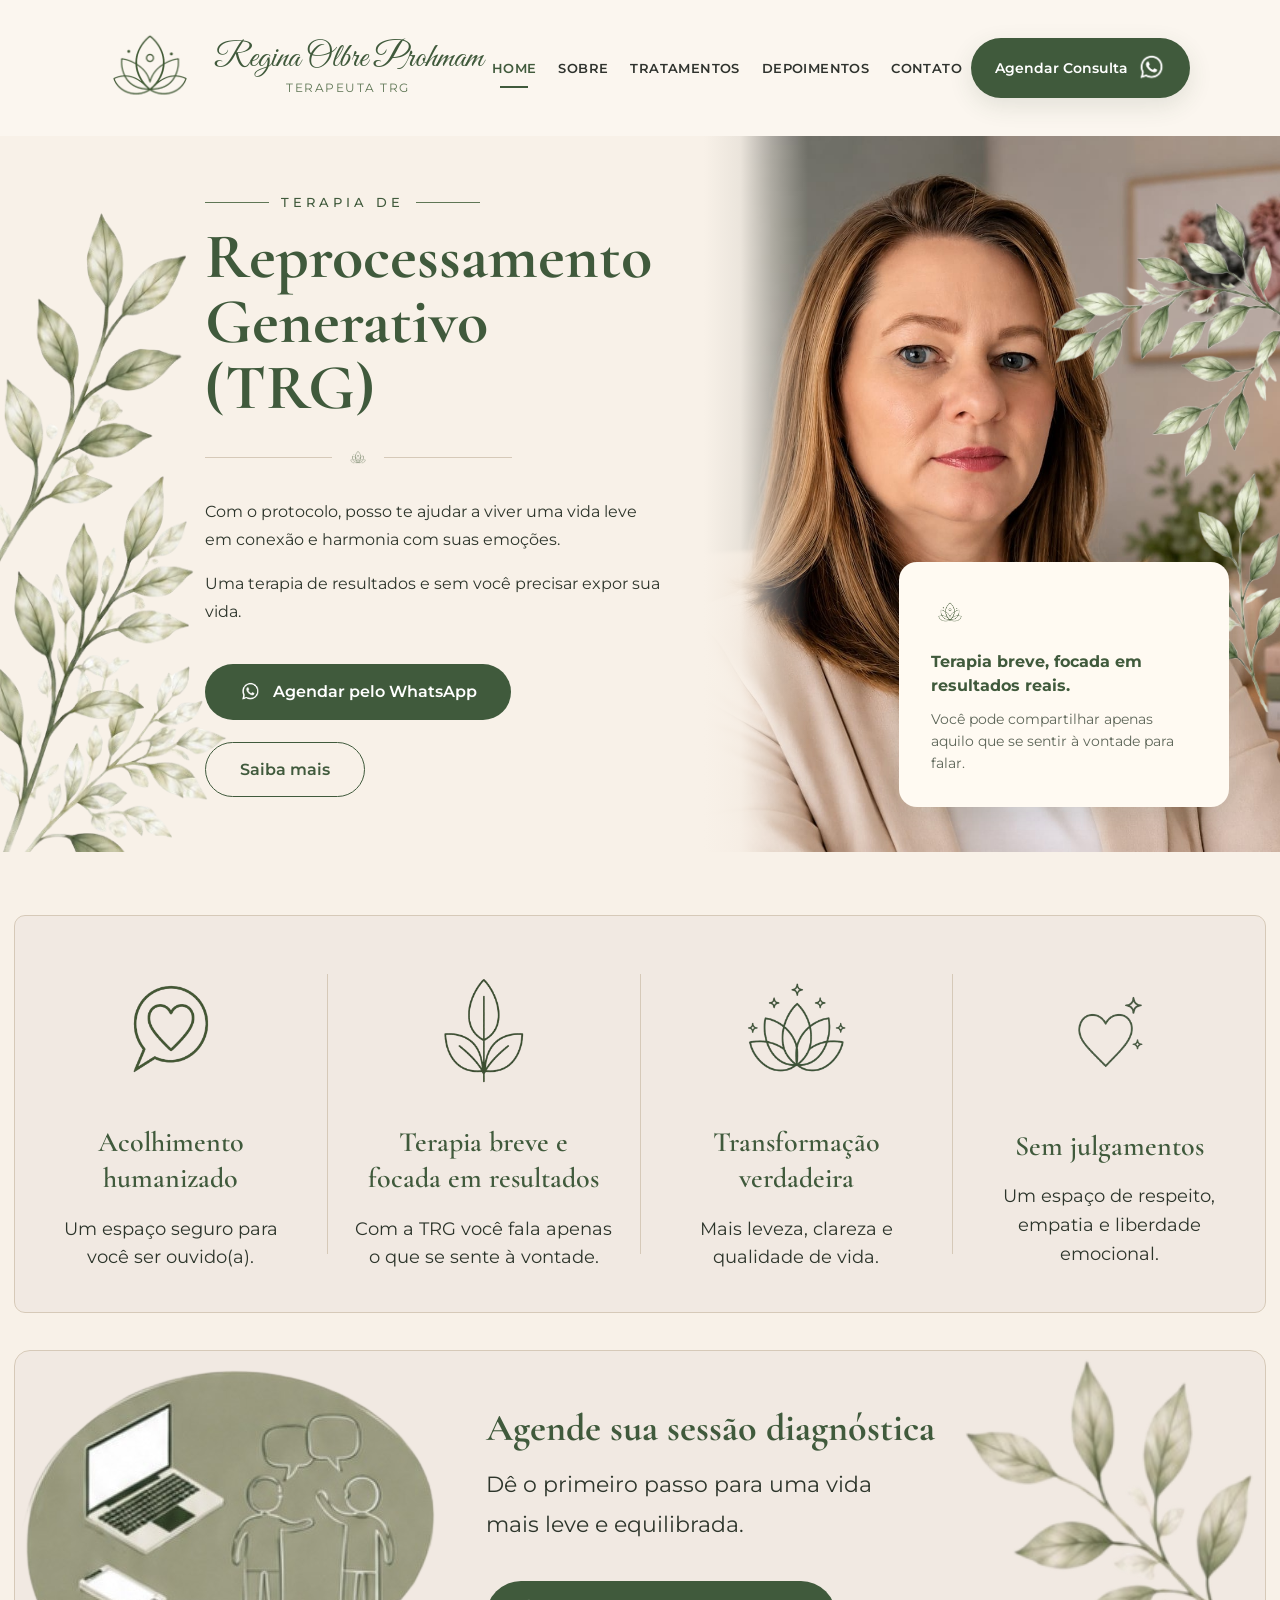
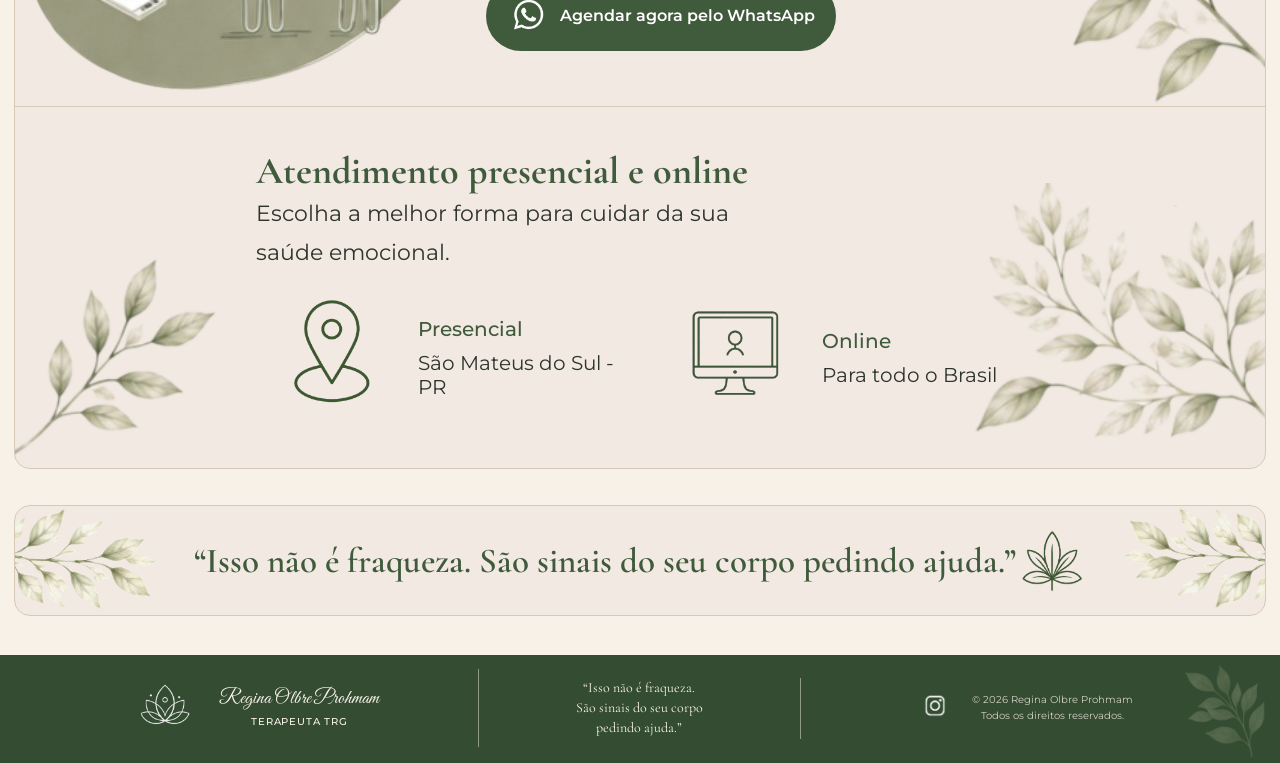
<file: index.html>
<!DOCTYPE html>
<html lang="pt-BR">

<head>
    <meta charset="UTF-8">
    <meta name="viewport" content="width=device-width, initial-scale=1.0">
    <title>Regina Olbre Prohmam | Terapeuta TRG em São Mateus do Sul - PR</title>

    <meta name="description" content="Atendimento terapêutico presencial em São Mateus do Sul - PR e online. Conheça o trabalho de Regina Olbre Prohmam e agende seu atendimento.">
    <meta name="robots" content="index, follow">

    <link rel="canonical" href="https://reginaolbreprohmam.com.br/">
    <link rel="stylesheet" href="style.css">
    <link rel="stylesheet" href="https://fonts.googleapis.com/css2?family=Great+Vibes&display=swap">
</head>

<body class="home">
    <header>
        <div class="logo_cabecalho">
            <div class="icone_cabecalho">
                <img src="img/icone-header.png" alt="Ícone Regina Olbre Prohmam">
            </div>

            <div class="nome">
                <p class="nome_regina">Regina Olbre Prohmam</p>
                <p class="terapeuta_trg">TERAPEUTA TRG</p>
            </div>
        </div>

        <div class="menu">
            <nav>
                <a href="index.html" class="ativo">Home</a>
                <a href="sobre.html">Sobre</a>
                <a href="tratamentos.html">Tratamentos</a>
                <a href="depoimentos.html">Depoimentos</a>
                <a href="contato.html">Contato</a>
            </nav>
        </div>

        <div class="botao_whats">
            <a href="https://wa.me/55042998671152">
                Agendar Consulta
                <img src="img/whatsapp-icon.png" alt="WhatsApp">
            </a>
        </div>
    </header>

    <main>
        <section class="hero">
            <img src="img/folhas-decoracao-grandes.png" alt="Folha decorativa" class="folha-hero">
            <img src="img/folhas-decoracao-grandes-direita.png" alt="Folha decorativa" class="folha-hero-2">

            <div class="hero-esquerda">
                <div class="subtitulo-hero">
                    <span></span>
                    <p>TERAPIA DE</p>
                    <span></span>
                </div>

                <h1>
                    Reprocessamento<br>
                    Generativo (TRG)
                </h1>

                <div class="divisor">
                    <span></span>
                    <img src="img/icone-header.png" alt="Folha decorativa">
                    <span></span>
                </div>

                <p class="descricao-hero">
                    Com o protocolo, posso te ajudar a viver uma vida leve
                    em conexão e harmonia com suas emoções.</p>

                <p class="descricao-hero">
                    Uma terapia de resultados e sem você precisar expor sua vida.</p>

                <div class="botoes-hero">
                    <a href="https://wa.me/55042998671152" class="btn-whatsapp" target="_blank">
                        <img src="img/whatsapp-icon.png" alt="WhatsApp">
                        Agendar pelo WhatsApp
                    </a>

                    <a href="sobre.html" class="btn-sobre">
                        Saiba mais
                    </a>
                </div>
                </div>

                <div class="hero-direita">
                    <div class="hero-imagem">
                        <img src="img/hero-imagem.jpeg" alt="Terapeuta segurando prancheta.">
                    </div>

                    <div class="ret-direita">
                        <img src="img/icone-header.png" alt="Folha decorativa">

                        <p class="frase-ret-desc-cima">
                            Terapia breve, focada em resultados reais.</p>
                        <p class="frase-ret-desc">Você pode compartilhar apenas aquilo que se sentir à vontade para falar.</p>
                    </div>
                </div>
        </section>

        <section class="rect-quatro">
            <div class="quadro">
                <img class="icone" src="img/balao_coracao.png" alt="Ícone de um balão de fala com um coração dentro.">
                <p class="titulo-quadro">Acolhimento<br>humanizado</p>
                <p class="descricao-quadro">Um espaço seguro para<br>você ser ouvido(a).</p>
            </div>
            
            <div class="divisao"><span></span></div>

            <div class="quadro">
                <img class="icone" src="img/folha_quadro.png" alt="Ícone de uma folha decorativa.">
                <p class="titulo-quadro">Terapia breve e<br>focada em resultados</p>    
                <p class="descricao-quadro">Com a TRG você fala apenas<br>o que se sente à vontade.</p>
            </div>
            
            <div class="divisao"><span></span></div>

            <div class="quadro">
                <img class="icone" src="img/lotus_estrelas.png" alt="Ícone de um balão de uma lótus com estrelas.">
                <p class="titulo-quadro">Transformação<br>verdadeira</p>          
                <p class="descricao-quadro">Mais leveza, clareza e<br>qualidade de vida.</p>
            </div>

            <div class="divisao"><span></span></div>
            
            <div class="quadro">
                <img class="icone" src="img/coracao_estrelas.png" alt="Ícone de coração com estrelas.">
                <p class="titulo-quadro">Sem julgamentos</p>           
                <p class="descricao-quadro">Um espaço de respeito,<br>empatia e liberdade<br>emocional.</p>
            </div>
        </section>

        <section class="quadro-info">
            <img src="img/folha-esquerda.png" alt="Folha decorativa" class="folha-esquerda-info">
            <img src="img/folhas-direita-baixo.png" alt="Folha decorativa" class="folha-direita-info">
            <img src="img/folhas-direita.png" alt="Folha decorativa" class="folha-direita-baixo-info">
            <div class="parte-cima">
                <img src="img/conversa.png" alt="Ícone de duas pessoas conversando.">
                <div class="rect-info-cima">
                    <p class="titulo-info">Agende sua sessão diagnóstica</p>
                    <p class="descricao-info">Dê o primeiro passo para uma vida<br>mais leve e equilibrada.</p>
                    <a href="https://wa.me/55042998671152" class="btn-whatsapp" target="_blank">
                        <img src="img/whatsapp-icon.png" alt="WhatsApp">
                        Agendar agora pelo WhatsApp
                    </a>
                </div>
            </div>

            <div class="divisao-info"><span></span></div>

            <div class="parte-baixo">
                <p class="titulo-info">Atendimento presencial e online</p>
                <p class="descricao-info">Escolha a melhor forma para cuidar da sua<br>saúde emocional.</p>
                <div class="parte-baixo-baixo">
                    <div class="presencial">
                        <img src="img/localização.png" alt="Ícone de um localizador de mapa." class="icone">
                    <div class="texto-baixo-baixo">
                            <p class="titulo-atd">Presencial</p>
                            <p class="desc-atd">São Mateus do Sul - PR</p>
                        </div>
                    </div>
                    <div class="online">
                        <img src="img/computador.png" alt="Ícone de atendimento online." class="icone">
                        <div class="texto-baixo-baixo">
                        <p class="titulo-atd">Online</p>
                        <p class="desc-atd">Para todo o Brasil</p>
                        </div>
                    </div>
                </div>
            </div>
        </section>

        <section>
            <div class="quadro-decoracao">
                <img src="img/folha-decoracao-esquerda.png" alt="Folha decorativa" class="folha-decoracao-esquerda">
                <img src="img/folha-decoracao-direita.png" alt="Folha decorativa" class="folha-decoracao-direita">
                <div class="frase-quadro-decoracao">
                    <p>“Isso não é fraqueza. São sinais do seu corpo pedindo ajuda.”</p>
                </div>
                <img src="img/folhinha-decoracao.png" alt="Folha decorativa" class="folhinha-decoracao">
            </div>
        </section>

    </main>

    <footer>
    <div class="footer_container">
        <div class="footer_logo">
            <img src="img/icone-rodape.png" alt="Ícone Regina Olbre Prohmam">
            <p class="footer_nome">Regina Olbre Prohmam</p>
        </div>

        <div class="footer_frase">
            <p>“Isso não é fraqueza.<br>São sinais do seu corpo <br>pedindo ajuda.”</p>
        </div>

        <div class="footer_contato">
            <div class="footer_insta">
                <a href="https://www.instagram.com/reginaolbreprohmam?utm_source=ig_web_button_share_sheet&igsh=ZDNlZDc0MzIxNw==" target="_blank">
                    <img src="img/instagram-icon.png" alt="Instagram">
                </a>
            </div>

            <p class="footer_direitos">
                © 2026 Regina Olbre Prohmam<br>
                Todos os direitos reservados.
            </p>
        </div>
        <img class="folha_footer" src="img/folha-footer.png" alt="Folha decorativa">
    </div>
</footer>
</body>

</html>
</file>
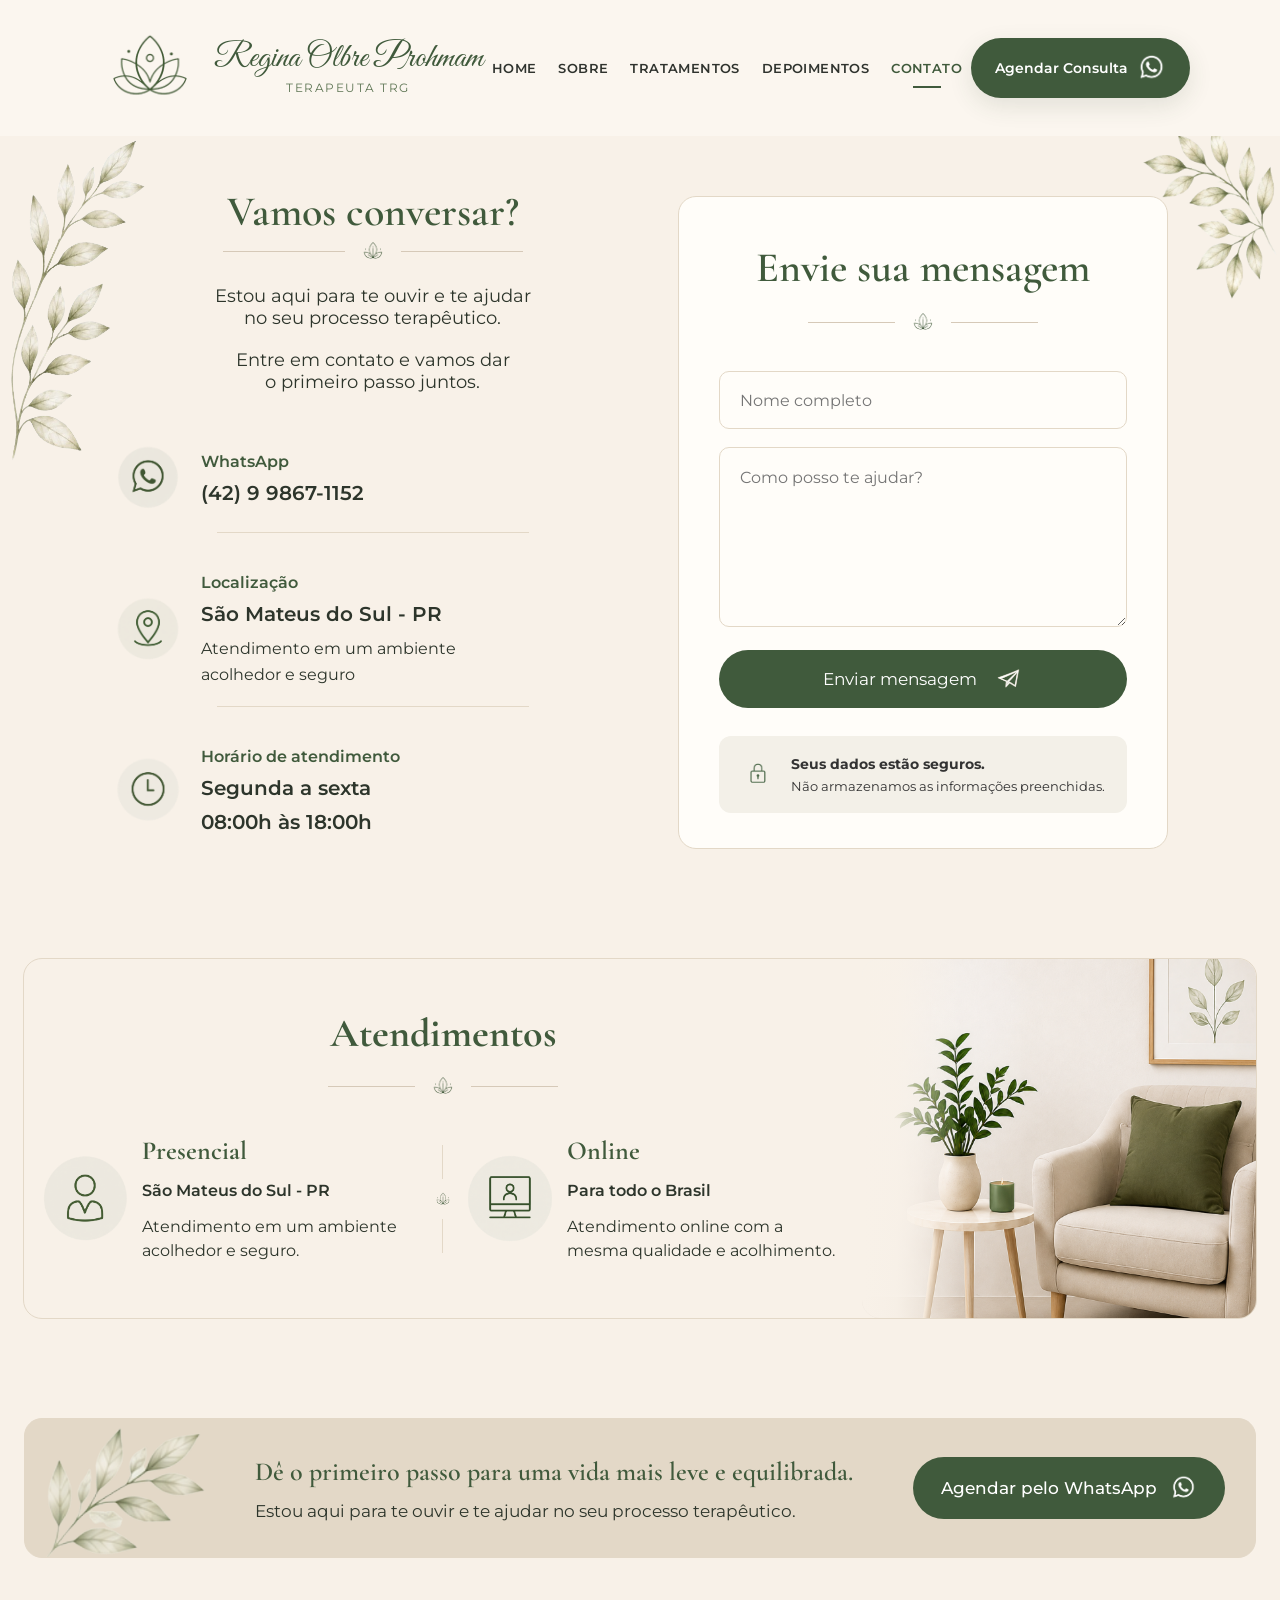
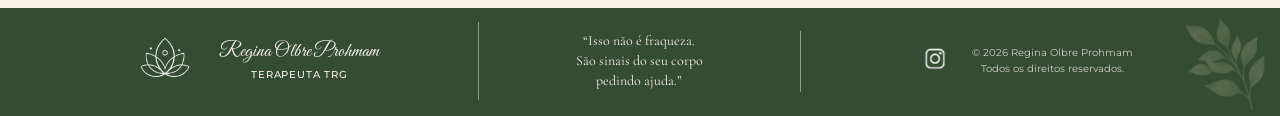
<file: contato.html>
<!DOCTYPE html>
<html lang="pt-BR">

<head>
    <meta charset="UTF-8">
    <meta name="viewport" content="width=device-width, initial-scale=1.0">
    <title>Contato | Regina Olbre Prohmam</title>
    <link rel="stylesheet" href="style.css">
    <link rel="stylesheet" href="https://fonts.googleapis.com/css2?family=Great+Vibes&display=swap">
</head>

<body>
    <header>
        <a href="index.html" class="logo_cabecalho">
            <div class="icone_cabecalho">
                <img src="img/icone-header.png" alt="Ícone Regina Olbre Prohmam">
            </div>

            <div class="nome">
                <p class="nome_regina">Regina Olbre Prohmam</p>
                <p class="terapeuta_trg">TERAPEUTA TRG</p>
            </div>
        </a>

        <div class="menu">
            <nav>
                <a href="index.html">Home</a>
                <a href="sobre.html">Sobre</a>
                <a href="tratamentos.html">Tratamentos</a>
                <a href="depoimentos.html">Depoimentos</a>
                <a href="contato.html" class="ativo">Contato</a>
            </nav>
        </div>

        <div class="botao_whats">
            <a href="https://wa.me/55042998671152">
                Agendar Consulta
                <img src="img/whatsapp-icon.png" alt="WhatsApp">
            </a>
        </div>
</header>

    <main>
        <section class="hero-contato">
            <img src="img/decoracao-contatos-esquerda.png" alt="" class="decoracao-contatos-esquerda">
            <img src="img/decoracao-contatos-direita.png" alt="" class="decoracao-contatos-direita">

            <div class="esquerda-contato">
                <h1 class="titulo-contato">Vamos conversar?</h1>
                <div class="divisor-contato">
                    <span></span>
                    <img src="img/icone-folha.png" alt="Folha decorativa">
                    <span></span>
                </div>
                <div class="container-desc-contato">
                    <p class="descricao-contato">Estou aqui para te ouvir e te ajudar<br>no seu processo terapêutico.</p>
                    <p class="descricao-contato">Entre em contato e vamos dar<br>o primeiro passo juntos.</p>
                </div>
                <div class="container-lista-contato">
                    <div class="lista-contato">
                        <img src="img/whatsapp-contato.png" alt="Logo do WhatsApp" class="icone-contato">
                        <div class="item-lista-contato">
                            <p class="titulo-item-contato">WhatsApp</p>
                            <p class="contato">(42) 9 9867-1152</p>
                        </div>
                        <span></span>
                    </div>

                    <div class="lista-contato">
                        <img src="img/localizacao.png" alt="Ícone de localização" class="icone-contato">
                        <div class="item-lista-contato">
                            <p class="titulo-item-contato">Localização</p>
                            <p class="contato">São Mateus do Sul - PR</p>
                            <p class="frase-ctt">Atendimento em um ambiente acolhedor e seguro</p>
                        </div>
                        <span></span>
                    </div>

                    <div class="lista-contato">
                        <img src="img/horario.png" alt="Ícone de relógio" class="icone-contato">
                        <div class="item-lista-contato">
                            <p class="titulo-item-contato">Horário de atendimento</p>
                            <p class="contato">Segunda a sexta</p>
                            <p class="contato">08:00h às 18:00h</p>
                        </div>
                    </div>
                </div>
            </div>

            <div class="direita-contato">
                <section class="secao-formulario">
                    <div class="card-formulario">
                        <h2 class="titulo-formulario">Envie sua mensagem</h2>

                        <div class="divisor-formulario">
                            <span></span>
                            <img src="img/icone-folha.png" alt="Folha decorativa">
                            <span></span>
                        </div>

                        <form class="formulario-whatsapp">
                            <div class="campo-formulario">
                                <label class="label-formulario" for="nome-formulario">Nome completo</label>

                                <input
                                    class="input-formulario"
                                    id="nome-formulario"
                                    name="nome"
                                    type="text"
                                    placeholder="Nome completo"
                                    required
                                >
                            </div>

                            <div class="campo-formulario">
                                <label class="label-formulario" for="mensagem-formulario">Mensagem</label>

                                <textarea
                                    class="textarea-formulario"
                                    id="mensagem-formulario"
                                    name="mensagem"
                                    placeholder="Como posso te ajudar?"
                                    required
                                ></textarea>
                            </div>

                            <button class="botao-formulario" type="submit">
                                <span>Enviar mensagem</span>
                                <img class="icone-botao-formulario" src="img/icone-enviar.png" alt="Ícone de envio de mensagem">
                            </button>
                        </form>

                        <div class="aviso-formulario">
                            <img class="icone-aviso-formulario" src="img/icone-cadeado.png" alt="Ícone de um cadeado">
                            <div class="texto-aviso-formulario">
                                <strong>Seus dados estão seguros.</strong>
                                <p>Não armazenamos as informações preenchidas.</p>
                            </div>
                        </div>
                    </div>
                </section>
            </div>
        </section>

        <section class="agendar">
            <div class="agendar-esquerda">
                <h3>Atendimentos</h3>
                <div class="divisor-formulario">
                    <span></span>
                    <img src="img/icone-folha.png" alt="Folha decorativa">
                    <span></span>
                </div>
                <div class="container-conteudo-atendimentos">
                    <div class="presencial">
                        <img src="img/icone-boneco.png" alt="Ícone de um boneco" class="icone-atendimento">
                        <div class="conteudo-atendimentos">
                            <p class="titulo-atendimentos">Presencial</p>
                            <p class="subtitulo-atendimentos">São Mateus do Sul - PR</p>
                            <p class="desc-atendimentos">Atendimento em um ambiente acolhedor e seguro.</p>
                        </div>
                    </div>

                    <div class="divisor-atendimento-conteudo">
                        <span></span>
                        <img src="img/icone-folha.png" alt="Folha decorativa">
                        <span></span>
                    </div>

                    <div class="online">
                        <img src="img/icone-computador.png" alt="Ícone de um computador" class="icone-atendimento">
                        <div class="conteudo-atendimentos">
                            <p class="titulo-atendimentos">Online</p>
                            <p class="subtitulo-atendimentos">Para todo o Brasil</p>
                            <p class="desc-atendimentos">Atendimento online com a mesma qualidade e acolhimento.</p>
                        </div>
                    </div>
                </div>

            </div>

            <div class="agendar-direita">
                <img src="img/escritorio.png" alt="Imagem de um escritório">
            </div>
        </section>

        <section class="retangulo-agendar">
            <div class="agendar-contato">
            <div class="agendar-contato-info">
                <div class="agendar-contato-icone">
                    <img src="img/folha-baixo-contato.png" alt="Folha decorativa" class="folha-final-contato">
                </div>
                <div class="agendar-contato-texto">
                    <h2>Dê o primeiro passo para uma vida mais leve e equilibrada.</h2>
                    <p>Estou aqui para te ouvir e te ajudar no seu processo terapêutico.</p>
                </div>
            </div>
            <div class="agendar-contato-botao">
                <a href="https://wa.me/55042998671152">
                    Agendar pelo WhatsApp
                    <img src="img/whatsapp-icon.png" alt="WhatsApp">
                </a>
            </div>
        </div>
        </section>
        </section>
    </main>

    <footer>
    <div class="footer_container">
        <div class="footer_logo">
            <img src="img/icone-rodape.png" alt="Ícone Regina Olbre Prohmam">
            <p class="footer_nome">Regina Olbre Prohmam</p>
        </div>

        <div class="footer_frase">
            <p>“Isso não é fraqueza.<br>São sinais do seu corpo <br>pedindo ajuda.”</p>
        </div>

        <div class="footer_contato">
            <div class="footer_insta">
                <a href="https://www.instagram.com/reginaolbreprohmam?utm_source=ig_web_button_share_sheet&igsh=ZDNlZDc0MzIxNw==" target="_blank">
                    <img src="img/instagram-icon.png" alt="Instagram">
                </a>
            </div>

            <p class="footer_direitos">
                © 2026 Regina Olbre Prohmam<br>
                Todos os direitos reservados.
            </p>
        </div>
        <img class="folha_footer" src="img/folha-footer.png" alt="Folha decorativa">
    </div>
</footer>

<script>
    const formulario = document.querySelector('.formulario-whatsapp');

    formulario.addEventListener('submit', function (evento) {
        evento.preventDefault();

        const numeroDestino = '55042998671152';
        const dados = new FormData(formulario);

        const nome = dados.get('nome').trim();
        const mensagem = dados.get('mensagem').trim();

        const texto = `Olá! Meu nome é ${nome}.\n\n${mensagem}`;
        const endereco = `https://wa.me/${numeroDestino}?text=${encodeURIComponent(texto)}`;

        window.open(endereco, '_blank');
    });
</script>
</body>
</html>
</file>
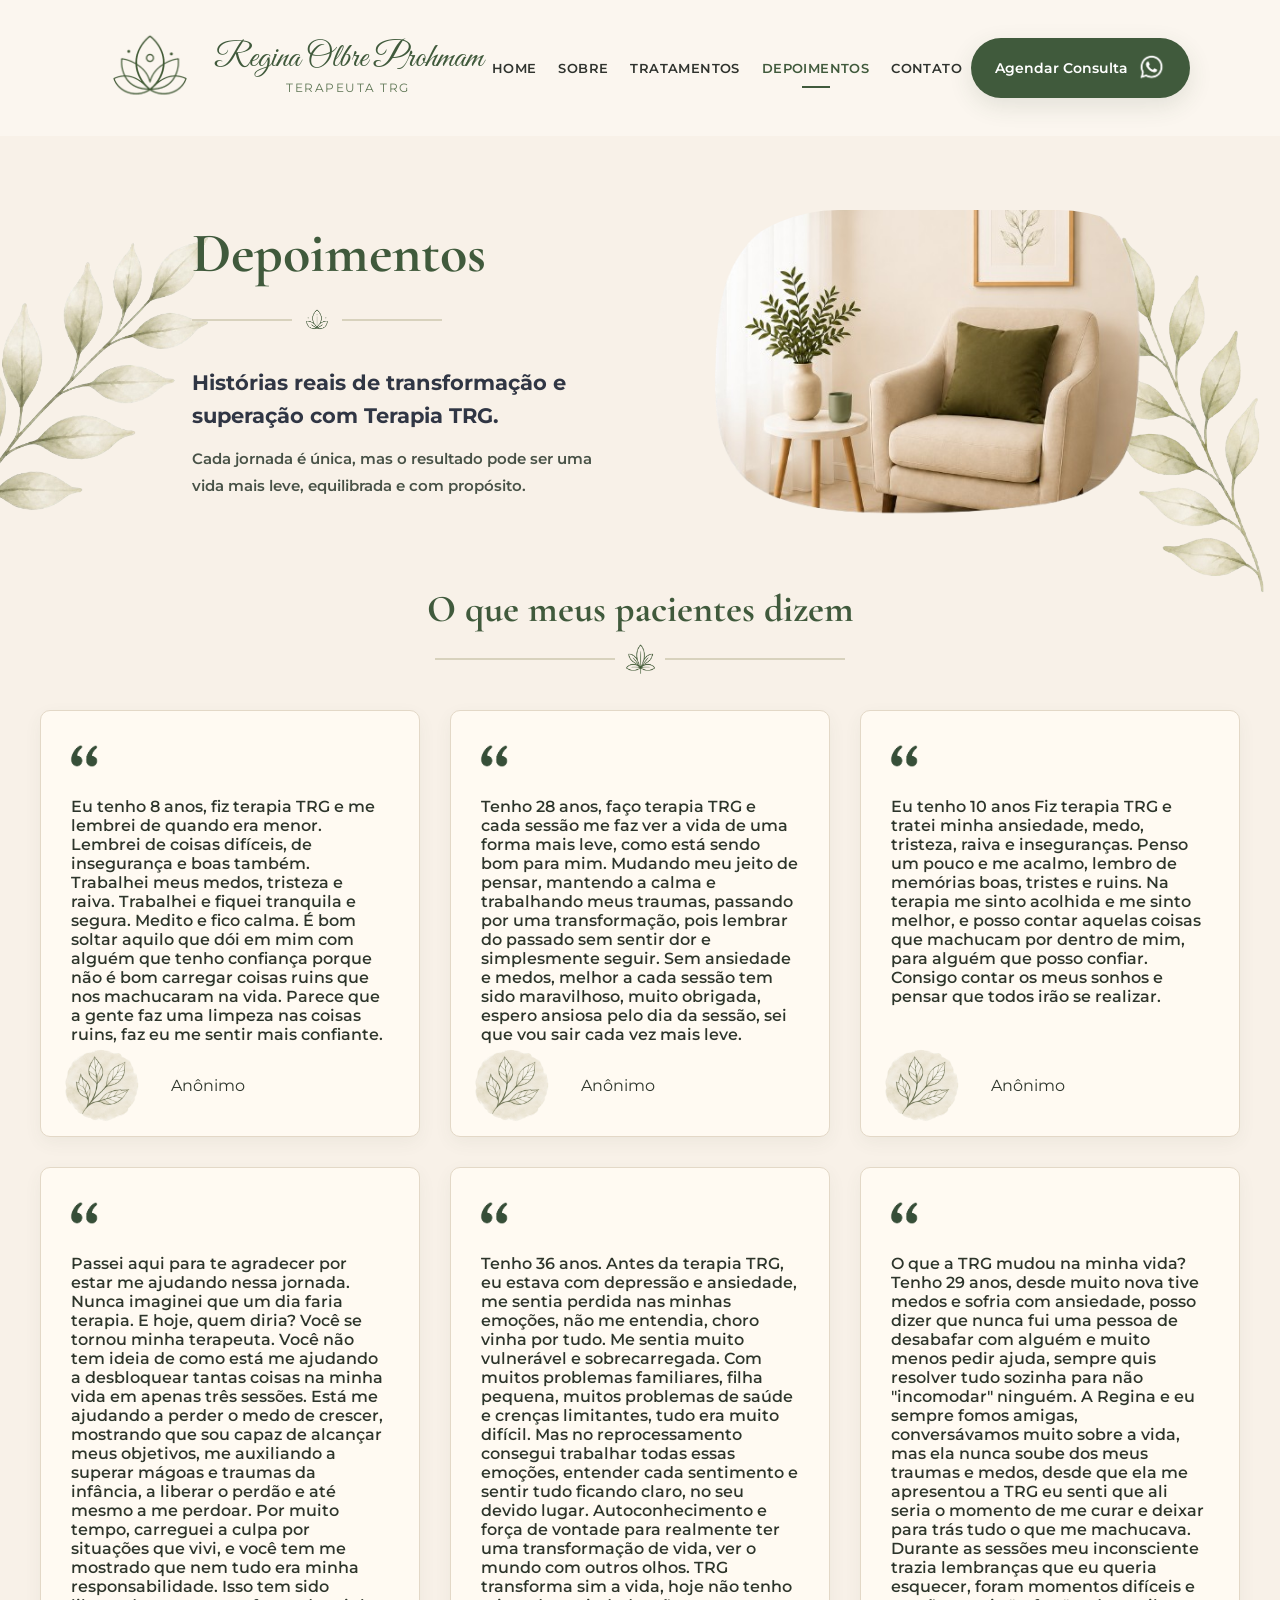
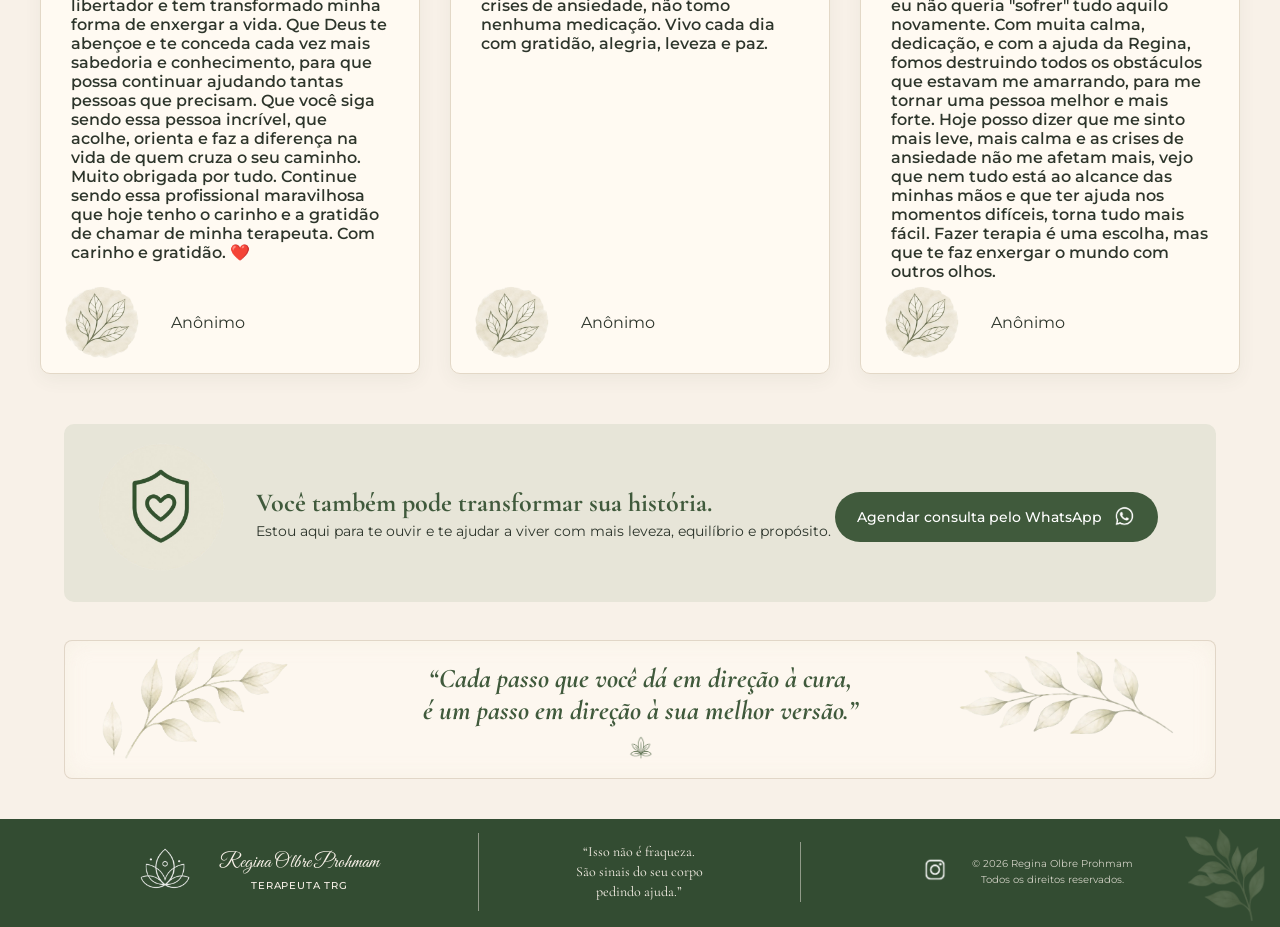
<file: depoimentos.html>
<!DOCTYPE html>
<html lang="pt-BR">

<head>
    <meta charset="UTF-8">
    <meta name="viewport" content="width=device-width, initial-scale=1.0">
    <title>Depoimentos | Regina Olbre Prohmam</title>
    <link rel="stylesheet" href="style.css">
    <link rel="stylesheet" href="https://fonts.googleapis.com/css2?family=Great+Vibes&display=swap">
</head>

<body>
    <header>
        <a href="index.html" class="logo_cabecalho">
            <div class="icone_cabecalho">
                <img src="img/icone-header.png" alt="Ícone Regina Olbre Prohmam">
            </div>

            <div class="nome">
                <p class="nome_regina">Regina Olbre Prohmam</p>
                <p class="terapeuta_trg">TERAPEUTA TRG</p>
            </div>
        </a>

        <div class="menu">
            <nav>
                <a href="index.html">Home</a>
                <a href="sobre.html">Sobre</a>
                <a href="tratamentos.html">Tratamentos</a>
                <a href="depoimentos.html" class="ativo">Depoimentos</a>
                <a href="contato.html">Contato</a>
            </nav>
        </div>

        <div class="botao_whats">
            <a href="https://wa.me/55042998671152">
                Agendar Consulta
                <img src="img/whatsapp-icon.png" alt="WhatsApp">
            </a>
        </div>
</header>

    <main class="pagina-depoimentos">
        <section class="depoimentos-intro">
            <div class="depoimentos-decoracao-esquerda">
                <img src="img/decoracao-depoimentos-esquerda.png" alt="">
            </div>
            <div class="depoimentos-conteudo-principal">
                <h1>Depoimentos</h1>
                <div class="depoimentos-decoracao-principal-linha">
                    <span></span>
                    <img src="img/icone-folha.png" alt="">
                    <span></span>
                </div>
                <p class="depoimentos-conteudo-principal-texto-1">Histórias reais de transformação e superação com Terapia TRG.</p>
                <p>Cada jornada é única, mas o resultado pode ser uma vida mais leve, equilibrada e com propósito.</p>
            </div>
            <div class="depoimentos-imagem">
                <img src="img/decoracao-depoimentos-sofa.png" alt="">
            </div>
            <div class="depoimentos-decoracao-direita">
                <img src="img/decoracao-depoimentos-direita.png" alt="">
            </div>
        </section>

        <section class="depoimentos-cards">
            <div class="depoimentos-cards-cabecalho">
                <h2>O que meus pacientes dizem</h2>
                <div class="depoimentos-cards-cabecalho-linha">
                    <span></span>
                    <img src="img/folhinha-decoracao.png" alt="">
                    <span></span>
                </div>
            </div>
            <div class="depoimentos-cards-container">
                <article class="card-depoimento">
                    <div class="card-depoimento-icone">
                        <img src="img/decoracao-depoimentos-canto-card.png" alt="">
                    </div>
                    <div class="card-depoimento-texto">
                        <p>
                            Eu tenho 8 anos, fiz terapia TRG e me lembrei de quando era menor.
                            Lembrei de coisas difíceis, de insegurança e boas também. 
                            Trabalhei meus medos, tristeza e raiva. Trabalhei e fiquei tranquila e segura.
                            Medito e fico calma.
                            É bom soltar aquilo que dói em mim com alguém que tenho confiança porque não é bom carregar coisas ruins que nos machucaram na vida.
                            Parece que a gente faz uma limpeza nas coisas ruins, faz eu me sentir mais confiante.
                        </p>
                    </div>
                    <div class="card-depoimento-final">
                        <img src="img/tratamentos-mensagem-icon.png" alt="">
                        <p>Anônimo</p>
                    </div>
                </article>

                <article class="card-depoimento">
                    <div class="card-depoimento-icone">
                        <img src="img/decoracao-depoimentos-canto-card.png" alt="">
                    </div>
                    <div class="card-depoimento-texto">
                        <p>
                            Tenho 28 anos, faço terapia TRG e cada sessão me faz ver a vida de uma forma mais leve, como está sendo bom para mim. 
                            Mudando meu jeito de pensar, mantendo a calma e trabalhando meus traumas, passando por uma transformação, pois lembrar do passado sem sentir dor e simplesmente seguir. 
                            Sem ansiedade e medos, melhor a cada sessão tem sido maravilhoso, muito obrigada, espero ansiosa pelo dia da sessão, sei que vou sair cada vez mais leve.
                        </p>
                    </div>
                    <div class="card-depoimento-final">
                        <img src="img/tratamentos-mensagem-icon.png" alt="">
                        <p>Anônimo</p>
                    </div>
                </article>

                <article class="card-depoimento">
                    <div class="card-depoimento-icone">
                        <img src="img/decoracao-depoimentos-canto-card.png" alt="">
                    </div>
                    <div class="card-depoimento-texto">
                        <p>
                            Eu tenho 10 anos 
                            Fiz terapia TRG e tratei minha ansiedade, medo, tristeza, raiva e inseguranças. 
                            Penso um pouco e me acalmo, lembro de memórias boas, tristes e ruins. 
                            Na terapia me sinto acolhida e me sinto melhor, e posso contar aquelas coisas que machucam por dentro de mim, para alguém que posso confiar. 
                            Consigo contar os meus sonhos e pensar que todos irão se realizar.

                        </p>
                    </div>
                    <div class="card-depoimento-final">
                        <img src="img/tratamentos-mensagem-icon.png" alt="">
                        <p>Anônimo</p>
                    </div>
                </article>

                <article class="card-depoimento">
                    <div class="card-depoimento-icone">
                        <img src="img/decoracao-depoimentos-canto-card.png" alt="">
                    </div>
                    <div class="card-depoimento-texto">
                        <p>
                            Passei aqui para te agradecer por estar me ajudando nessa jornada. Nunca imaginei que um dia faria terapia. E hoje, quem diria? Você se tornou minha terapeuta.

                            Você não tem ideia de como está me ajudando a desbloquear tantas coisas na minha vida em apenas três sessões. Está me ajudando a perder o medo de crescer, mostrando que sou capaz de alcançar meus objetivos, me auxiliando a superar mágoas e traumas da infância, a liberar o perdão e até mesmo a me perdoar.

                            Por muito tempo, carreguei a culpa por situações que vivi, e você tem me mostrado que nem tudo era minha responsabilidade. Isso tem sido libertador e tem transformado minha forma de enxergar a vida.

                            Que Deus te abençoe e te conceda cada vez mais sabedoria e conhecimento, para que possa continuar ajudando tantas pessoas que precisam. Que você siga sendo essa pessoa incrível, que acolhe, orienta e faz a diferença na vida de quem cruza o seu caminho.

                            Muito obrigada por tudo. Continue sendo essa profissional maravilhosa que hoje tenho o carinho e a gratidão de chamar de minha terapeuta.
                            
                            Com carinho e gratidão. ❤️
                        </p>
                    </div>
                    <div class="card-depoimento-final">
                        <img src="img/tratamentos-mensagem-icon.png" alt="">
                        <p>Anônimo</p>
                    </div>
                </article>

                <article class="card-depoimento">
                    <div class="card-depoimento-icone">
                        <img src="img/decoracao-depoimentos-canto-card.png" alt="">
                    </div>
                    <div class="card-depoimento-texto">
                        <p>
                            Tenho 36 anos.
                            Antes da terapia TRG, eu estava com depressão e ansiedade, me sentia perdida nas minhas emoções, não me entendia, choro vinha por tudo. Me sentia muito vulnerável e sobrecarregada.
                            Com muitos problemas familiares, filha pequena, muitos problemas de saúde e crenças limitantes, tudo era muito difícil. 
                            Mas no reprocessamento consegui trabalhar todas essas emoções, entender cada sentimento e sentir tudo ficando claro, no seu devido lugar. 
                            Autoconhecimento e força de vontade para realmente ter uma transformação de vida, ver o mundo com outros olhos. 
                            TRG transforma sim a vida, hoje não tenho crises de ansiedade, não tomo nenhuma medicação. 
                            Vivo cada dia com gratidão, alegria, leveza e paz.
                        </p>
                    </div>
                    <div class="card-depoimento-final">
                        <img src="img/tratamentos-mensagem-icon.png" alt="">
                        <p>Anônimo</p>
                    </div>
                </article>

                <article class="card-depoimento">
                    <div class="card-depoimento-icone">
                        <img src="img/decoracao-depoimentos-canto-card.png" alt="">
                    </div>
                    <div class="card-depoimento-texto">
                        <p>
                            O que a TRG mudou na minha vida?
                            Tenho 29 anos, desde muito nova tive medos e sofria com ansiedade, posso dizer que nunca fui uma pessoa de desabafar com alguém e muito menos pedir ajuda, sempre quis resolver tudo sozinha para não "incomodar" ninguém. 
                            A Regina e eu sempre fomos amigas, conversávamos muito sobre a vida, mas ela nunca soube dos meus traumas e medos, desde que ela me apresentou a TRG eu senti que ali seria o momento de me curar e deixar para trás tudo o que me machucava. 
                            Durante as sessões meu inconsciente trazia lembranças que eu queria esquecer, foram momentos difíceis e eu não queria "sofrer" tudo aquilo novamente. 
                            Com muita calma, dedicação, e com a ajuda da Regina, fomos destruindo todos os obstáculos que estavam me amarrando, para me tornar uma pessoa melhor e mais forte. 
                            Hoje posso dizer que me sinto mais leve, mais calma e as crises de ansiedade não me afetam mais, vejo que nem tudo está ao alcance das minhas mãos e que ter ajuda nos momentos difíceis, torna tudo mais fácil. 
                            Fazer terapia é uma escolha, mas que te faz enxergar o mundo com outros olhos.
                        </p>
                    </div>
                    <div class="card-depoimento-final">
                        <img src="img/tratamentos-mensagem-icon.png" alt="">
                        <p>Anônimo</p>
                    </div>
                </article>
            </div>
        </section>

        <section class="depoimentos-final">
            <div class="depoimentos-contato">
                <div class="depoimentos-contato-icone">
                    <img src="img/icone-depoimentos-contato.png" alt="">
                </div>
                <div class="depoimentos-contato-conteudo">
                    <h2>Você também pode transformar sua história.</h2>
                    <p>Estou aqui para te ouvir e te ajudar a viver com mais leveza, equilíbrio e propósito.</p>
                </div>
                <div class="depoimentos-contato-botao">
                    <a href="https://wa.me/55042998671152">
                        Agendar consulta pelo WhatsApp
                        <img src="img/whatsapp-icon.png" alt="WhatsApp">
                    </a>
                </div>
            </div>
            <div class="depoimentos-mensagem">
                <div class="depoimentos-mensagem-decoracao-esquerda">
                    <img src="img/depoimentos-mensagem-decoracao-esquerda.png" alt="">
                </div>
                <div class="depoimentos-mensagem-conteudo">
                    <p>“Cada passo que você dá em direção à cura,<br>é um passo em direção à sua melhor versão.”</p>
                    <img src="img/folhinha-decoracao.png" alt="">
                </div>
                <div class="depoimentos-mensagem-decoracao-direita">
                    <img src="img/depoimentos-mensagem-decoracao-direita.png" alt="">
                </div>
            </div>
        </section>
    </main>


    <footer>
    <div class="footer_container">
        <div class="footer_logo">
            <img src="img/icone-rodape.png" alt="Ícone Regina Olbre Prohmam">
            <p class="footer_nome">Regina Olbre Prohmam</p>
        </div>

        <div class="footer_frase">
            <p>“Isso não é fraqueza.<br>São sinais do seu corpo <br>pedindo ajuda.”</p>
        </div>

        <div class="footer_contato">
            <div class="footer_insta">
                <a href="https://www.instagram.com/reginaolbreprohmam?utm_source=ig_web_button_share_sheet&igsh=ZDNlZDc0MzIxNw==" target="_blank">
                    <img src="img/instagram-icon.png" alt="Instagram">
                </a>
            </div>

            <p class="footer_direitos">
                © 2026 Regina Olbre Prohmam<br>
                Todos os direitos reservados.
            </p>
        </div>
        <img class="folha_footer" src="img/folha-footer.png" alt="Folha decorativa">
    </div>
</footer>
</body>

</html>
</file>
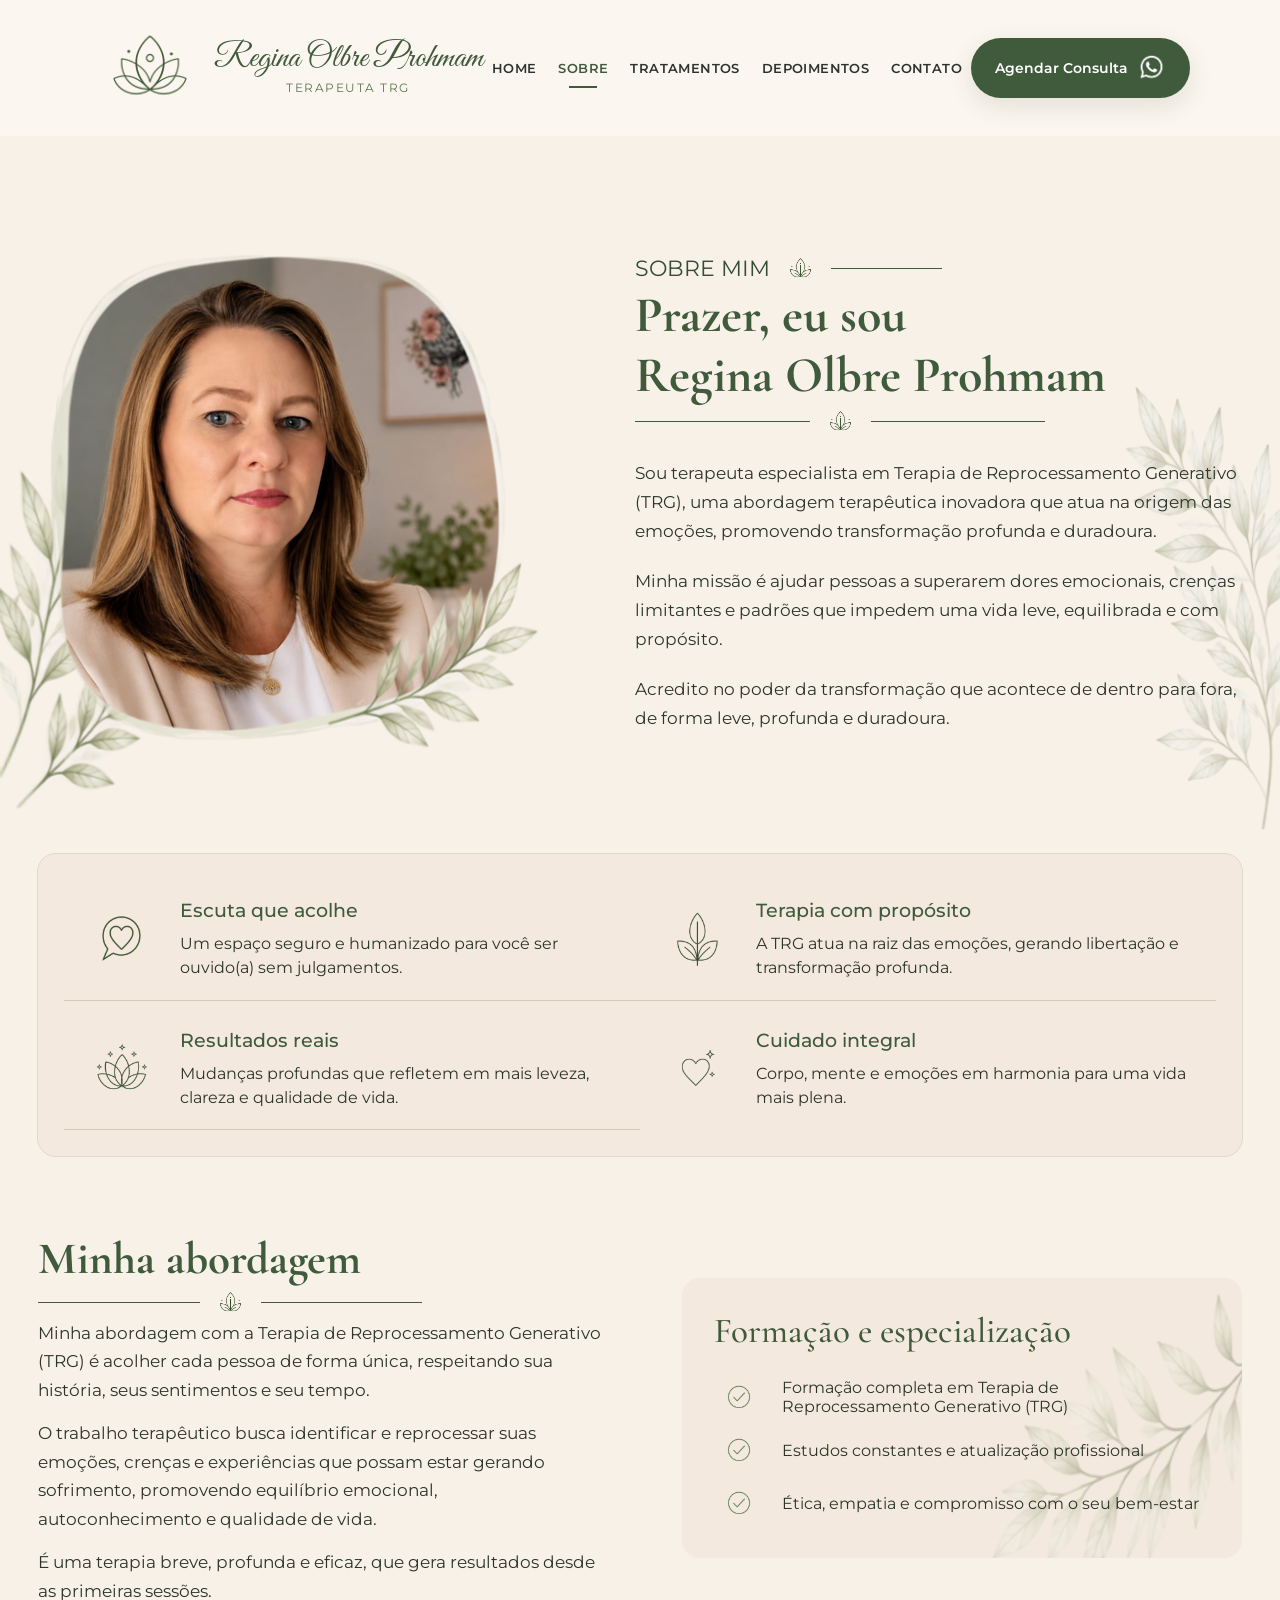
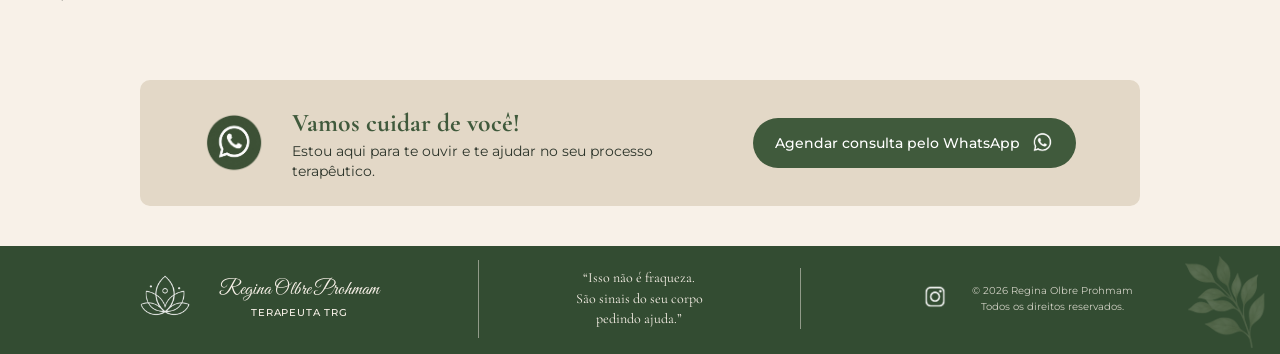
<file: sobre.html>
<!DOCTYPE html>
<html lang="pt-BR">

<head>
    <meta charset="UTF-8">
    <meta name="viewport" content="width=device-width, initial-scale=1.0">
    <title>Sobre | Regina Olbre Prohmam</title>
    <link rel="stylesheet" href="style.css">
    <link rel="stylesheet" href="https://fonts.googleapis.com/css2?family=Great+Vibes&display=swap">
</head>

<body>
    <header>
        <a href="index.html" class="logo_cabecalho">
            <div class="icone_cabecalho">
                <img src="img/icone-header.png" alt="Ícone Regina Olbre Prohmam">
            </div>

            <div class="nome">
                <p class="nome_regina">Regina Olbre Prohmam</p>
                <p class="terapeuta_trg">TERAPEUTA TRG</p>
            </div>
        </a>

        <div class="menu">
            <nav>
                <a href="index.html">Home</a>
                <a href="sobre.html" class="ativo">Sobre</a>
                <a href="tratamentos.html">Tratamentos</a>
                <a href="depoimentos.html">Depoimentos</a>
                <a href="contato.html">Contato</a>
            </nav>
        </div>

        <div class="botao_whats">
            <a href="https://wa.me/55042998671152">
                Agendar Consulta
                <img src="img/whatsapp-icon.png" alt="WhatsApp">
            </a>
        </div>
    </header>

    <main>
        <section class="hero-sobre-container">
            <img src="img/folhas-esquerda-hero.png" alt="Folha decorativa" class="folha-hero-sobre">
            <img src="img/folha-hero-sobre-direita.png" alt="Folha decorativa" class="folha-hero-sobre-direita">
            <div class="hero-sobre">
                <img src="img/hero-sobre.png" alt="Imagem de destaque sobre Regina Olbre Prohmam" class="imagem-hero-sobre">
                <div class="conteudo-hero-sobre">
                    <div class="divisor-sobre-cima">
                        <p>SOBRE MIM</p>
                        <img src="img/icone-folha.png" alt="Folha decorativa">
                        <span></span>
                    </div>
                    <h1>Prazer, eu sou<br>Regina Olbre Prohmam</h1>
                    <div class="divisor-sobre-baixo">
                        <span></span>
                        <img src="img/icone-folha.png" alt="Folha decorativa">
                        <span></span>
                    </div>
                    <div class="container-descricao-hero-sobre">
                        <p class="descricao-hero-sobre">Sou terapeuta especialista em Terapia de Reprocessamento Generativo (TRG), 
                        uma abordagem terapêutica inovadora que atua na origem das emoções, promovendo transformação profunda e duradoura.</p>
                        <p class="descricao-hero-sobre">Minha missão é ajudar pessoas a superarem dores emocionais, crenças limitantes e padrões que impedem uma vida leve, equilibrada e com propósito.</p>
                        <p class="descricao-hero-sobre">Acredito no poder da transformação que acontece de dentro para fora, de forma leve, profunda e duradoura.</p>
                    </div>
                </div>
            </div>
        </section>

        <section class="quadro-info-sobre">
            <div class="info-item-sobre">
                <img src="img/balao_coracao.png" alt="Ícone de um balão de fala com um coração dentro.">
                <div class="info-sobre-desc">
                    <p class="titulo-sobre-desc">Escuta que acolhe</p>
                    <p class="desc-sobre-desc">Um espaço seguro e humanizado para você ser ouvido(a) sem julgamentos.</p>
                </div>
            </div>
            
            <div class="divisao-info-sobre"><span></span></div>

            <div class="info-item-sobre">
                <img src="img/folha_quadro.png" alt="Ícone de uma folha decorativa.">
                <div class="info-sobre-desc">
                    <p class="titulo-sobre-desc">Terapia com propósito</p>
                    <p class="desc-sobre-desc">A TRG atua na raiz das emoções, gerando libertação e transformação profunda.</p>
                </div>
            </div>
            
            <div class="divisao-info-sobre"><span></span></div>

            <div class="info-item-sobre">
                <img src="img/lotus_estrelas.png" alt="Ícone de um balão de uma lótus com estrelas.">
                <div class="info-sobre-desc">
                    <p class="titulo-sobre-desc">Resultados reais</p>
                    <p class="desc-sobre-desc">Mudanças profundas que refletem em mais leveza, clareza e qualidade de vida.</p>
                </div>
            </div>

            <div class="divisao-info-sobre"><span></span></div>
            
            <div class="info-item-sobre">
                <img src="img/coracao_estrelas.png" alt="Ícone de coração com estrelas.">
                <div class="info-sobre-desc">
                    <p class="titulo-sobre-desc">Cuidado integral</p>
                    <p class="desc-sobre-desc">Corpo, mente e emoções em harmonia para uma vida mais plena.</p>
                </div>
            </div>
        </section>

        <section class="descricao-sobre">
            <div class="desc-sobre-esquerda">
                <h2 class="titulo-descricao-sobre">Minha abordagem</h2>
                <div class="divisao-descricao">
                    <span></span>
                    <img src="img/icone-folha.png" alt="Folha decorativa">
                    <span></span>
                </div>
                <p class="descricao-abordagem-cima">Minha abordagem com a Terapia de Reprocessamento Generativo (TRG) é acolher cada pessoa
                    de forma única, respeitando sua história, seus sentimentos e seu tempo.
                </p>

                <p class="descricao-abordagem-cima">O trabalho terapêutico busca identificar e reprocessar
                    suas emoções, crenças e experiências que possam estar gerando sofrimento, promovendo equilíbrio
                    emocional, autoconhecimento e qualidade de vida.
                </p>

                <p class="descricao-abordagem">É uma terapia breve, profunda e eficaz, que gera resultados desde as primeiras sessões.</p>
            </div>

            <div class="container-descricao-direita">
                <div class="desc-sobre-direita">
                    <img src="img/folha-desc-sobre.png" alt="Folha decorativa" class="imagem-desc-direita">
                    <h3>Formação e especialização</h3>
                    <div class="lista-descricao">
                        <div class="item-lista-desc">
                            <img src="img/icone-verificado.png" alt="Círculo com símbolo de correto">
                            <p class>Formação completa em Terapia de Reprocessamento Generativo (TRG)</p>
                        </div>

                        <div class="item-lista-desc">
                            <img src="img/icone-verificado.png" alt="Círculo com símbolo de correto">
                            <p class>Estudos constantes e atualização profissional</p>
                        </div>

                        <div class="item-lista-desc">
                            <img src="img/icone-verificado.png" alt="Círculo com símbolo de correto">
                            <p class>Ética, empatia e compromisso com o seu bem-estar</p>
                        </div>
                    </div>
                </div>
            </div>
        </section>

        <section class="contato-sobre">
            <div class="sobre-contato">
            <div class="sobre-contato-info">
                <div class="sobre-contato-icone">
                    <img src="img/icone-whatsapp.png" alt="">
                </div>
                <div class="sobre-contato-texto">
                    <h2>Vamos cuidar de você!</h2>
                    <p>Estou aqui para te ouvir e te ajudar no seu processo terapêutico.</p>
                </div>
            </div>
            <div class="sobre-contato-botao">
                <a href="https://wa.me/55042998671152">
                    Agendar consulta pelo WhatsApp
                    <img src="img/whatsapp-icon.png" alt="WhatsApp">
                </a>
            </div>
        </div>
        </section>
    </main>

    <footer>
    <div class="footer_container">
        <div class="footer_logo">
            <img src="img/icone-rodape.png" alt="Ícone Regina Olbre Prohmam">
            <p class="footer_nome">Regina Olbre Prohmam</p>
        </div>

        <div class="footer_frase">
            <p>“Isso não é fraqueza.<br>São sinais do seu corpo <br>pedindo ajuda.”</p>
        </div>

        <div class="footer_contato">
            <div class="footer_insta">
                <a href="https://www.instagram.com/reginaolbreprohmam?utm_source=ig_web_button_share_sheet&igsh=ZDNlZDc0MzIxNw==" target="_blank">
                    <img src="img/instagram-icon.png" alt="Instagram">
                </a>
            </div>

            <p class="footer_direitos">
                © 2026 Regina Olbre Prohmam<br>
                Todos os direitos reservados.
            </p>
        </div>
        <img class="folha_footer" src="img/folha-footer.png" alt="Folha decorativa">
    </div>
</footer>
</body>

</html>
</file>
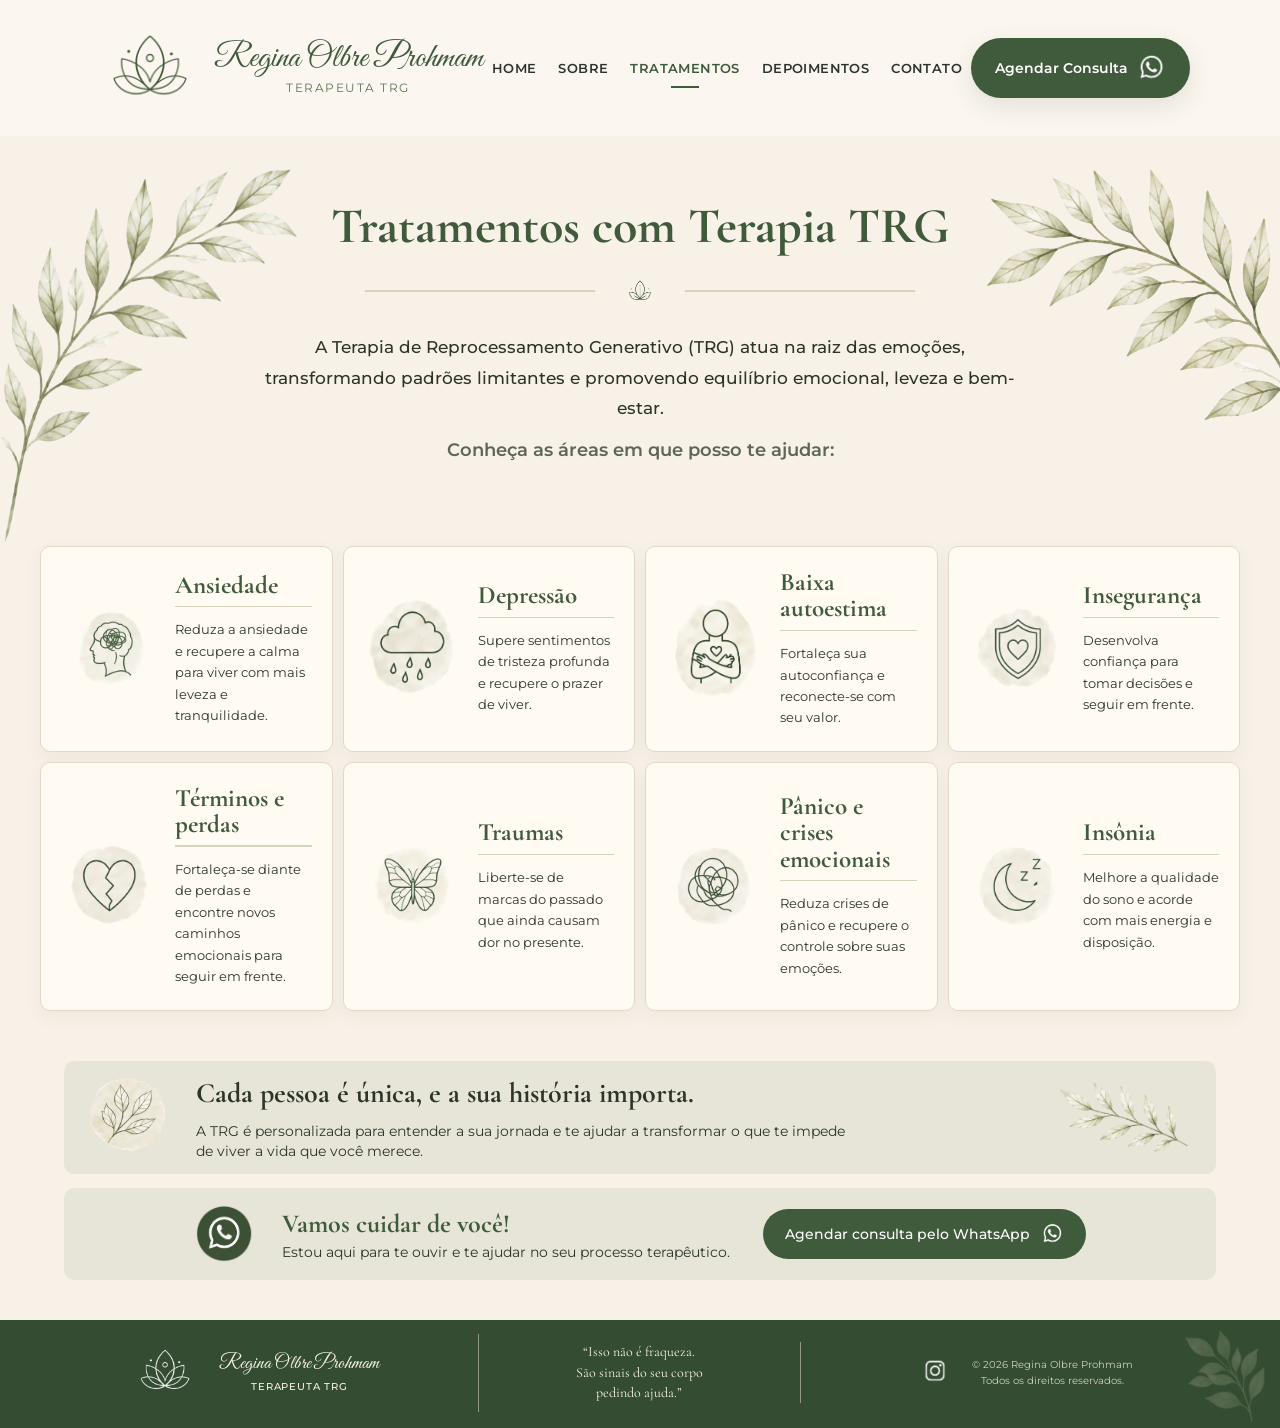
<file: tratamentos.html>
<!DOCTYPE html>
<html lang="pt-BR">

<head>
    <meta charset="UTF-8">
    <meta name="viewport" content="width=device-width, initial-scale=1.0">
    <title>Tratamentos | Regina Olbre Prohmam</title>
    <link rel="stylesheet" href="style.css">
    <link rel="stylesheet" href="https://fonts.googleapis.com/css2?family=Great+Vibes&display=swap">
</head>

<body>
    <header>
        <a href="index.html" class="logo_cabecalho">
            <div class="icone_cabecalho">
                <img src="img/icone-header.png" alt="Ícone Regina Olbre Prohmam">
            </div>

            <div class="nome">
                <p class="nome_regina">Regina Olbre Prohmam</p>
                <p class="terapeuta_trg">TERAPEUTA TRG</p>
            </div>
        </a>

        <div class="menu">
            <nav>
                <a href="index.html">Home</a>
                <a href="sobre.html">Sobre</a>
                <a href="tratamentos.html" class="ativo">Tratamentos</a>
                <a href="depoimentos.html">Depoimentos</a>
                <a href="contato.html">Contato</a>
            </nav>
        </div>

        <div class="botao_whats">
            <a href="https://wa.me/55042998671152">
                Agendar Consulta
                <img src="img/whatsapp-icon.png" alt="WhatsApp">
            </a>
        </div>
</header>

<main class="pagina-tratamentos">
    <section class="intro-tratamentos">
        <div class="decoracao-esquerda">
            <img src="img/decoracao-tratamentos-esquerda.png" alt="Decoração">
        </div>


        <div class="conteudo-intro-tratamentos">
            <div class="tratamentos-titulo">
                <h1>Tratamentos com Terapia TRG</h1>
            </div>

            <div class="tratamentos-linha">
                <span></span>
                <img src="img/icone-folha.png" alt="">
                <span></span>
            </div>

            <div class="tratamentos-texto">
                <p>A Terapia de Reprocessamento Generativo (TRG) atua na raiz das emoções,
                    transformando padrões limitantes e promovendo equilíbrio emocional, leveza e bem-estar.</p>
                <p class="tratamento-titulo-areas">Conheça as áreas em que posso te ajudar:</p>
            </div>
        </div>

        <div class="decoracao-direita">
            <img src="img/decoracao-tratamentos-direita.png" alt="Decoração">
        </div>

    </section>

    <section class="cards-tratamentos">
        <article class="tratamento-card">
            <div class="tratamento-icone">
                <img src="img/ansiedade-icon.png" alt="">
            </div>
            <div class="tratamento-info">
                <h2>Ansiedade</h2>
                <div class="linha-cards">
                    <span></span>
                </div>
                <p>Reduza a ansiedade e recupere a calma para viver com mais leveza e tranquilidade.</p>
            </div>
        </article>

        <article class="tratamento-card">
            <div class="tratamento-icone">
                <img src="img/depressão-icon.png" alt="">
            </div>
            <div class="tratamento-info">
                <h2>Depressão</h2>
                <div class="linha-cards">
                    <span></span>
                </div>
                <p>Supere sentimentos de tristeza profunda e recupere o prazer de viver.</p>
            </div>
        </article>

        <article class="tratamento-card">
            <div class="tratamento-icone">
                <img src="img/autoestima-icon.png" alt="">
            </div>
            <div class="tratamento-info">
                <h2>Baixa autoestima</h2>
                <div class="linha-cards">
                    <span></span>
                </div>
                <p>Fortaleça sua autoconfiança e reconecte-se com seu valor.</p>
            </div>
        </article>

        <article class="tratamento-card">
            <div class="tratamento-icone">
                <img src="img/inseguranca-icon.png" alt="">
            </div>
            <div class="tratamento-info">
                <h2>Insegurança</h2>
                <div class="linha-cards">
                    <span></span>
                </div>
                <p>Desenvolva confiança para tomar decisões e seguir em frente.</p>
            </div>
        </article>

        <article class="tratamento-card">
            <div class="tratamento-icone">
                <img src="img/terminos-icon.png" alt="">
            </div>
            <div class="tratamento-info">
                <h2>Términos e perdas</h2>
                <div class="linha-cards">
                    <span></span>
                </div>
                <p>Fortaleça-se diante de perdas e encontre novos caminhos emocionais para seguir em frente.</p>
            </div>
        </article>

        <article class="tratamento-card">
            <div class="tratamento-icone">
                <img src="img/traumas-icon.png" alt="">
            </div>
            <div class="tratamento-info">
                <h2>Traumas</h2>
                <div class="linha-cards">
                    <span></span>
                </div>
                <p>Liberte-se de marcas do passado que ainda causam dor no presente.</p>
            </div>
        </article>

        <article class="tratamento-card">
            <div class="tratamento-icone">
                <img src="img/panico-icon.png" alt="">
            </div>
            <div class="tratamento-info">
                <h2>Pânico e crises emocionais</h2>
                <div class="linha-cards">
                    <span></span>
                </div>
                <p>Reduza crises de pânico e recupere o controle sobre suas emoções.</p>
            </div>
        </article>

        <article class="tratamento-card">
            <div class="tratamento-icone">
                <img src="img/insonia-icon.png" alt="">
            </div>
            <div class="tratamento-info">
                <h2>Insônia</h2>
                <div class="linha-cards">
                    <span></span>
                </div>
                <p>Melhore a qualidade do sono e acorde com mais energia e disposição.</p>
            </div>
        </article>
    </section>

    <section class="tratamentos-final">
        <div class="tratamentos-mensagem">
            <div class="tratamentos-mensagem-icone">
                <img src="img/tratamentos-mensagem-icon.png" alt="">
            </div>
            <div class="tratamentos-mensagem-texto">
                <h2>Cada pessoa é única, e a sua história importa.</h2>
                <p>
                    A TRG é personalizada para entender a sua jornada e te ajudar a transformar
                    o que te impede de viver a vida que você merece.
                </p>
            </div>
            <div class="tratamentos-mensagem-decoracao">
                <img src="img/tratamentos-mensagem-decoracao.png" alt="">
            </div>
        </div>

        <div class="tratamentos-contato">
            <div class="tratamentos-contato-info">
                <div class="tratamentos-contato-icone">
                    <img src="img/icone-whatsapp.png" alt="">
                </div>
                <div class="tratamentos-contato-texto">
                    <h2>Vamos cuidar de você!</h2>
                    <p>Estou aqui para te ouvir e te ajudar no seu processo terapêutico.</p>
                </div>
            </div>
            <div class="tratamentos-contato-botao">
                <a href="https://wa.me/55042998671152">
                    Agendar consulta pelo WhatsApp
                    <img src="img/whatsapp-icon.png" alt="WhatsApp">
                </a>
            </div>
        </div>
    </section>

</main>


<footer>
    <div class="footer_container">
        <div class="footer_logo">
            <img src="img/icone-rodape.png" alt="Ícone Regina Olbre Prohmam">
            <p class="footer_nome">Regina Olbre Prohmam</p>
        </div>

        <div class="footer_frase">
            <p>“Isso não é fraqueza.<br>São sinais do seu corpo <br>pedindo ajuda.”</p>
        </div>

        <div class="footer_contato">
            <div class="footer_insta">
                <a href="https://www.instagram.com/reginaolbreprohmam?utm_source=ig_web_button_share_sheet&igsh=ZDNlZDc0MzIxNw==" target="_blank">
                    <img src="img/instagram-icon.png" alt="Instagram">
                </a>
            </div>

            <p class="footer_direitos">
                © 2026 Regina Olbre Prohmam<br>
                Todos os direitos reservados.
            </p>
        </div>
        <img class="folha_footer" src="img/folha-footer.png" alt="Folha decorativa">
    </div>
</footer>
</body>

</html>
</file>
<file: style.css>
@import url('https://fonts.googleapis.com/css2?family=Allura&family=Cormorant+Garamond:wght@400;500;600;700&family=Montserrat:wght@400;500;600;700&display=swap');
@import url('https://fonts.googleapis.com/css2?family=Great+Vibes&display=swap');
@import url('https://fonts.googleapis.com/css2?family=Cormorant+Garamond:wght@500;600;700&display=swap');

p{
    margin: 0;
}

:root {
    /* FONTES */
    --fonte-logo: 'Great Vibes', cursive;
    --fonte-titulo: 'Cormorant Garamond', serif;
    --fonte-texto: 'Montserrat', sans-serif;

    /* CORES PRINCIPAIS */
    --cor-verde-principal: #405a3c;
    --cor-verde-escuro: #2f462f;
    --cor-verde-medio: #5f7655;
    --cor-verde-claro: #aab79b;
    --verde-card-suave: #E7E5D8;

    /* CORES DE FUNDO */
    --cor-fundo-site: #f8f1e8;
    --cor-fundo-header: #fbf6ef;
    --cor-fundo-card: #fffaf2;
    --cor-fundo-footer: #334c32;

    /* CORES DE TEXTO */
    --cor-texto-principal: #2d352b;
    --cor-texto-secundario: #5e6659;
    --cor-texto-claro: #f8f1e8;
    --cor-texto-menu: #2f332e;

    /* CORES DE DETALHES */
    --cor-borda-suave: #e3d8c7;
    --cor-linha-decorativa: #d6c9b8;
    --cor-branco: #ffffff;

    /* BOTÕES */
    --cor-botao-verde: #405a3c;
    --cor-botao-verde-hover: #2f462f;
    --cor-botao-texto: #ffffff;

    /* SOMBRAS */
    --sombra-suave: 0 8px 25px rgba(47, 70, 47, 0.12);

    /* TAMANHOS */
    --altura-header: 90px;
    --largura-container: 1180px;
    --largura-quadro: 1250px;
}


* {
    margin: 0;
    padding: 0;
    box-sizing: border-box;
}

body {
    font-family: var(--fonte-texto);
    background-color: var(--cor-fundo-site);
    color: var(--cor-texto-principal);
}

header {
    width: 100%;
    min-height: var(--altura-header);
    background-color: var(--cor-fundo-header);
    display: flex;
    align-items: center;
    justify-content: space-between;
    padding: 8px 7%;
    position: relative;
    z-index: 10;
    gap: 0px;
}

.logo_cabecalho {
    text-decoration: none;
}
.icone_cabecalho {
    display: flex;
    align-items: center;
}

.icone_cabecalho img {
    width: 120px;
    height: auto;
    display: block;
}

.nome {
    margin-left: 4px;
    display: flex;
    flex-direction: column;
    justify-content: center;
    text-align: center;
}

.nome_regina {
    font-family: var(--fonte-logo);
    font-size: 34px;
    color: var(--cor-verde-principal);
    line-height: 1;
    white-space: nowrap;
}

.terapeuta_trg {
    font-family: var(--fonte-texto);
    font-size: 12px;
    letter-spacing: 1.5px;
    color: var(--cor-verde-medio);
    text-transform: uppercase;
    margin-top: 4px;
}

.menu nav {
    display: flex;
    align-items: center;
    gap: 22px;
}

.menu nav a {
    position: relative;
    font-family: var(--fonte-texto);
    font-size: 13px;
    font-weight: 600;
    color: var(--cor-texto-menu);
    text-decoration: none;
    text-transform: uppercase;
    letter-spacing: 0.4px;
    transition: color 0.3s ease;
}

.menu nav a::after {
    content: "";
    position: absolute;
    left: 50%;
    bottom: -12px;
    width: 0;
    height: 2px;
    background-color: var(--cor-verde-principal);
    transform: translateX(-50%);
    transition: width 0.3s ease;
}

.menu nav a:hover,
.menu nav a.ativo {
    color: var(--cor-verde-principal);
}

.menu nav a:hover::after,
.menu nav a.ativo::after {
    width: 28px;
}

.botao_whats img {
    width: 30px;
    height: auto;
}

.botao_whats a {
    display: inline-flex;
    align-items: center;
    justify-content: center;
    gap: 8px;
    padding: 15px 24px;
    border-radius: 999px;
    background-color: var(--cor-botao-verde);
    color: var(--cor-botao-texto);
    font-family: var(--fonte-texto);
    font-size: 14px;
    font-weight: 600;
    text-decoration: none;
    box-shadow: var(--sombra-suave);
    transition: background-color 0.3s ease, transform 0.3s ease;
}

.botao_whats a:hover {
    background-color: var(--cor-botao-verde-hover);
    transform: translateY(-2px);
}

.logo_cabecalho {
    display: flex;
    align-items: center;
}

footer {
    position: relative;
    width: 100%;
    background-color: var(--cor-fundo-footer);
    color: var(--cor-texto-claro);
    margin-top: 40px;
    position: relative;
    overflow: hidden;
}

.footer_container {
    max-width: var(--largura-container);
    margin: 0 auto;
    display: flex;
    align-items: center;
    justify-content: center;
    gap: 28px;
    padding: 18px 24px 20px;
    position: relative;
    z-index: 2;
}

.footer_logo {
    display: flex;
    align-items: center;
    gap: 14px;
}

.footer_logo img {
    width: 110px;
    height: auto;
    opacity: 0.9;
}

.footer_nome {
    font-family: var(--fonte-logo);
    font-size: 30px;
    color: var(--cor-texto-claro);
    line-height: 1;
}

.footer_frase {
    display: none;
}

.footer_frase p {
    font-family: var(--fonte-titulo);
    font-size: 18px;
    line-height: 1.8;
    color: var(--cor-texto-claro);
}

.footer_contato {
    display: flex;
    align-items: center;
    gap: 28px;
}

.footer_insta {
    margin-bottom: 0;
}

.footer_insta a {
    color: var(--cor-texto-claro);
    text-decoration: none;
    font-family: var(--fonte-texto);
    font-size: 15px;
    font-weight: 500;
}

.footer_insta img {
    width: 40px;
    height: auto;
    transition: transform 0.3s ease, opacity 0.3s ease;
}

.footer_insta img:hover {
    transform: translateY(-3px);
    opacity: 0.85;
}

.footer_direitos {
    text-align: left;
    font-family: var(--fonte-texto);
    font-size: 12px;
    line-height: 1.6;
    color: rgba(248, 241, 232, 0.8);
}

.folha_footer {
    position: absolute;
    right: 2%;
    top: 10%;
    width: 130px;
    opacity: 0.35;
    pointer-events: none;
}

@media (min-width: 901px) {
    .footer_container {
        max-width: 100%;
        display: grid;
        grid-template-columns: minmax(260px, 1fr) minmax(220px, 0.8fr) minmax(260px, 1fr);
        gap: 0;
        min-height: 106px;
        padding: 14px clamp(34px, 6vw, 88px) 16px;
    }

    .footer_logo {
        justify-content: center;
        padding-right: clamp(22px, 4vw, 48px);
        border-right: 1px solid rgba(248, 241, 232, 0.48);
    }

    .footer_logo img {
        width: 78px;
    }

    .footer_nome {
        font-size: 20px;
        text-align: center;
    }

    .footer_nome::after {
        content: "TERAPEUTA TRG";
        display: block;
        margin-top: 8px;
        font-family: var(--fonte-texto);
        font-size: 10px;
        font-weight: 500;
        letter-spacing: 0.8px;
    }

    .footer_frase {
        display: flex;
        justify-content: center;
        text-align: center;
        padding: 0 clamp(22px, 4vw, 48px);
        border-right: 1px solid rgba(248, 241, 232, 0.48);
    }

    .footer_frase p {
        font-size: 14px;
        line-height: 1.45;
    }

    .footer_contato {
        justify-content: center;
        gap: 22px;
        padding-left: clamp(22px, 4vw, 48px);
    }

    .footer_insta img {
        width: 30px;
    }

    .footer_direitos {
        font-size: 10px;
        line-height: 1.6;
        text-align: center;
    }

    .folha_footer {
        right: 0;
        top: 0;
        width: 115px;
        opacity: 0.28;
    }
}

@media (max-width: 900px) {
    header {
        flex-wrap: wrap;
        justify-content: center;
        gap: 16px;
    }

    .menu nav {
        flex-wrap: wrap;
        justify-content: center;
    }
}

@media (max-width: 500px) {
    header {
        padding: 10px 14px 12px;
        gap: 10px;
    }

    .icone_cabecalho img {
        width: 86px;
    }

    .nome_regina {
        font-size: 27px;
    }

    .terapeuta_trg {
        font-size: 9px;
        letter-spacing: 1.1px;
    }

    .menu {
        width: 100%;
    }

    .menu nav {
        display: flex;
        align-items: center;
        justify-content: center;
        flex-wrap: nowrap;
        gap: clamp(7px, 2.4vw, 12px);
        width: 100%;
    }

    .menu nav a {
        padding: 7px 0;
        font-size: clamp(8.5px, 2.45vw, 10.5px);
        letter-spacing: 0.15px;
        line-height: 1;
        white-space: nowrap;
    }

    .menu nav a::after {
        bottom: -4px;
        height: 1px;
    }

    .menu nav a:hover::after,
    .menu nav a.ativo::after {
        width: 18px;
    }

    .botao_whats {
        display: none;
    }

    .folha_footer {
        display: none;
    }

    .footer_frase {
        display: none;
    }

    .footer_container {
        display: grid;
        grid-template-columns: auto auto;
        gap: 10px 14px;
        padding: 18px 14px;
    }

    .footer_contato {
        display: contents;
    }

    .footer_logo {
        gap: 8px;
    }

    .footer_logo img {
        width: 78px;
    }

    .footer_nome {
        font-size: 25px;
    }

    .footer_insta img {
        width: 34px;
    }

    .footer_direitos {
        grid-column: 1 / -1;
        text-align: center;
    }
}

/* HOME */

/*hero*/
.hero {
    position: relative;
    width: 100%;
    min-height: 560px;
    background-color: var(--cor-fundo-site);
    display: grid;
    grid-template-columns: minmax(0, 55%) minmax(0, 45%);
    overflow: hidden;
}

.folha-hero {
    position: absolute;
    left: -2%;
    top: 8%;
    width: clamp(160px, 21vw, 330px);
    z-index: 3;
    pointer-events: none;
}

.folha-hero-2 {
    position: absolute;
    right: -2%;
    top: 8%;
    width: clamp(170px, 23vw, 300px);
    z-index: 5;
    pointer-events: none;
}

.hero-esquerda {
    position: relative;
    z-index: 4;
    width: 100%;
    min-height: 560px;
    padding: 58px 40px 55px clamp(150px, 16vw, 250px);
    display: flex;
    flex-direction: column;
    justify-content: center;
    align-items: flex-start;
    margin-left: 0;
}

.subtitulo-hero {
    display: flex;
    align-items: center;
    gap: 12px;
    margin-bottom: 14px;
}

.subtitulo-hero span {
    width: clamp(45px, 5vw, 70px);
    height: 1px;
    background-color: var(--cor-verde-medio);
}

.subtitulo-hero p {
    font-family: var(--fonte-texto);
    font-size: clamp(13px, 1.05vw, 16px);
    letter-spacing: 4px;
    color: var(--cor-verde-principal);
    font-weight: 500;
}

.hero-esquerda h1 {
    font-family: var(--fonte-titulo);
    font-size: clamp(52px, 5vw, 76px);
    line-height: 1.02;
    color: var(--cor-verde-principal);
    margin-bottom: 26px;
}

.divisor {
    display: flex;
    align-items: center;
    gap: 14px;
    width: clamp(260px, 24vw, 390px);
    margin-bottom: 28px;
}

.divisor span {
    flex: 1;
    height: 1px;
    background-color: var(--cor-linha-decorativa);
}

.divisor img {
    width: 24px;
    height: auto;
}

.descricao-hero {
    max-width: 650px;
    font-family: var(--fonte-texto);
    font-size: clamp(16px, 1.25vw, 20px);
    line-height: 1.75;
    color: var(--cor-texto-principal);
    margin-bottom: 16px;
}

.botoes-hero {
    display: flex;
    align-items: center;
    gap: 22px;
    margin-top: 22px;
    flex-wrap: wrap;
}

.btn-whatsapp,
.btn-sobre {
    display: inline-flex;
    align-items: center;
    justify-content: center;
    text-decoration: none;
    font-family: var(--fonte-texto);
    font-size: 16px;
    font-weight: 600;
    border-radius: 999px;
    transition: 0.3s ease;
    white-space: nowrap;
}

.btn-whatsapp {
    gap: 12px;
    padding: 17px 34px;
    background-color: var(--cor-botao-verde);
    color: var(--cor-botao-texto);
}

.btn-whatsapp img {
    width: 22px;
    height: 22px;
}

.btn-whatsapp:hover {
    transform: translateY(-3px);
    background-color: var(--cor-botao-verde-hover);
}

.btn-sobre {
    padding: 17px 34px;
    color: var(--cor-verde-principal);
    border: 1px solid var(--cor-verde-principal);
    background-color: transparent;
}

.btn-sobre:hover {
    transform: translateY(-3px);
    background-color: var(--cor-verde-principal);
    color: var(--cor-branco);
}

.hero-direita {
    position: relative;
    min-height: 560px;
}

.hero-imagem {
    position: relative;
    width: 100%;
    height: 100%;
    min-height: 560px;
    overflow: hidden;
}

.hero-imagem img {
    width: 100%;
    height: 100%;
    object-fit: cover;
    object-position: center;
    display: block;
}

.hero-imagem::before {
    content: "";
    position: absolute;
    top: 0;
    left: 0;
    width: 18%;
    height: 100%;
    background: linear-gradient(
        to right,
        var(--cor-fundo-site) 0%,
        rgba(248, 241, 232, 0.9) 35%,
        rgba(248, 241, 232, 0.45) 65%,
        rgba(248, 241, 232, 0) 100%
    );
    z-index: 2;
}

.ret-direita {
    position: absolute;
    right: clamp(25px, 4vw, 60px);
    bottom: clamp(28px, 4vw, 45px);
    width: min(330px, calc(100% - 40px));
    background-color: var(--cor-fundo-card);
    border-radius: 18px;
    padding: 32px;
    z-index: 6;
    box-shadow: var(--sombra-suave);
}

.ret-direita img {
    width: 38px;
    height: auto;
    margin-bottom: 14px;
}

.frase-ret-desc-cima {
    font-family: var(--fonte-texto);
    font-size: 16px;
    font-weight: 700;
    line-height: 1.5;
    color: var(--cor-verde-principal);
    margin-bottom: 10px;
}

.frase-ret-desc {
    font-family: var(--fonte-texto);
    font-size: 14px;
    line-height: 1.6;
    color: var(--cor-texto-secundario);
}

@media (max-width: 1100px) {
    .hero {
        grid-template-columns: 62% 38%;
    }

    .hero-esquerda {
        min-height: 560px;
        padding-left: 120px;
        padding-right: 30px;
        margin-left: 0;
    }

    .hero-esquerda h1 {
        font-size: clamp(46px, 5.5vw, 60px);
    }

    .descricao-hero {
        max-width: 560px;
        font-size: 16px;
    }

    .folha-hero {
        width: 200px;
    }

    .folha-hero-2 {
        width: 240px;
    }
}

@media (max-width: 900px) {
    .hero {
        grid-template-columns: 1fr;
        min-height: auto;
    }

    .hero-esquerda {
        min-height: auto;
        padding: 70px 30px 50px;
        align-items: center;
        text-align: center;
        margin-left: 0;
    }

    .hero-esquerda h1 {
        font-size: clamp(42px, 8vw, 56px);
    }

    .subtitulo-hero {
        justify-content: center;
    }

    .divisor {
        margin-left: auto;
        margin-right: auto;
        width: min(360px, 80%);
    }

    .descricao-hero {
        max-width: 620px;
        font-size: 16px;
    }

    .botoes-hero {
        justify-content: center;
    }

    .hero-direita {
        min-height: 460px;
    }

    .hero-imagem {
        min-height: 460px;
    }

    .hero-imagem::before {
        display: none;
    }

    .ret-direita {
        left: 50%;
        right: auto;
        bottom: 25px;
        width: min(340px, calc(100% - 40px));
        transform: translateX(-50%);
    }

    .folha-hero {
        left: -30px;
        top: 20px;
        width: 120px;
        opacity: 0.55;
    }

    .folha-hero-2 {
        right: -35px;
        top: 25px;
        width: 140px;
        opacity: 0.55;
    }
}

@media (max-width: 600px) {
    .hero-esquerda {
        padding: 55px 20px 40px;
    }

    .hero-esquerda h1 {
        font-size: 38px;
    }

    .subtitulo-hero {
        gap: 9px;
    }

    .subtitulo-hero span {
        width: 34px;
    }

    .subtitulo-hero p {
        font-size: 11px;
        letter-spacing: 2px;
    }

    .descricao-hero {
        font-size: 15px;
        line-height: 1.65;
    }

    .botoes-hero {
        width: 100%;
        max-width: 320px;
        flex-direction: column;
        gap: 12px;
    }

    .btn-whatsapp,
    .btn-sobre {
        width: 100%;
    }

    .hero-direita {
        min-height: 400px;
    }

    .hero-imagem {
        min-height: 400px;
    }

    .hero-imagem img {
        object-position: center;
    }

    .ret-direita {
        bottom: 18px;
        padding: 22px;
    }

    .folha-hero {
        width: 90px;
    }

    .folha-hero-2 {
        width: 110px;
    }
}

@media (max-width: 380px) {
    .hero-esquerda h1 {
        font-size: 33px;
    }

    .hero-esquerda {
        padding-left: 16px;
        padding-right: 16px;
    }

    .hero-direita {
        min-height: 360px;
    }

    .hero-imagem {
        min-height: 360px;
    }

    .ret-direita {
        width: calc(100% - 28px);
        padding: 18px;
    }
}
/*hero*/

/*rect-quadros*/
.divisao{
    width: 1px;
    height: 280px;
    background-color: var(--cor-linha-decorativa);
    align-self: center;
}

.rect-quatro{
    text-align: center;
    max-width: var(--largura-quadro);
    margin: 5% auto 0;
    display: flex;
    flex-direction: row;
    flex-wrap: nowrap;
    align-items: stretch;
    outline: 1px var(--cor-linha-decorativa) solid;
    border-radius: 10px;
    background-color: #f1e9e2;
}

.quadro{
    align-items: center;
    justify-content: center;
    display: flex;
    flex-direction: column;
    flex: 1;
    min-width: 220px;
    min-height: 260px;
    padding: 40px 22px;
}

.icone{
    width: 150px;
}

.titulo-quadro{
    margin-top: 18px;
    font-size: 28px;   
    font-family: 'Cormorant Garamond', sans-serif;
    font-weight: 600;
    color: var(--cor-verde-principal); 
    gap: 15px;
    line-height: 1.3;
}

.descricao-quadro{
    margin-top: 18px;
    font-size: 18px;
    gap: 20px;
    line-height: 1.6;
}

.quadro-info{
    display: flex;
    flex-direction: column;
    max-width: var(--largura-quadro);
    margin: 3% auto 3%;
    outline: 1px var(--cor-linha-decorativa) solid;
    border-radius: 15px;
    position: relative;
    overflow: hidden;
    background-color: #f1e9e2;
}

.parte-cima{
    display: flex;
}

.whatsapp-info{
    position: relative;
    width: 150px;
    height: auto;
}

.divisao-info{
    justify-content: center;
    width: var(--largura-quadro);
    background-color: var(--cor-linha-decorativa);
    margin-bottom: 26px;
    height: 1px;
}

.rect-info-cima{
    display: flex;
    flex-direction: column;
    align-items: flex-start;
    gap: 14px;
    margin-left: 35px;
    justify-content: center;
}

.rect-info-cima p {
    margin: 0;
}

.rect-info-cima a {
    margin-top: 22px;
    width: 350px;
    height: 70px;
    font-size: 16px;
}

.rect-info-cima a img{
    width: 40px;
    height: auto;
}

.titulo-info{
    font-size: 38px;
    font-family: 'Cormorant Garamond', sans-serif;
    font-weight: 700;
    color: var(--cor-verde-principal);
}

.descricao-info{
    font-size: 22px;
    line-height: 1.8;
}

.parte-baixo{
    width: fit-content;
    margin: 0 auto;
    padding: 15px 0 35px;
    display: flex;
    flex-direction: column;
    align-items: flex-start;
    text-align: left;
}

.parte-baixo-baixo {
    display: flex;
    flex-direction: row;
    gap: 40px;
    margin-top: 10px;
    width: 100%;
}

.texto-baixo-baixo{
    display: flex;
    flex-direction: column;
    gap: 10px;
}

.presencial,
.online {
    display: flex;
    align-items: center;
    gap: 12px;
}

.titulo-atd{
    font-size: 20px;
    color: var(--cor-verde-principal);
    font-weight: 500;
}

.desc-atd{
    font-size: 20px;
}

.imagens-info{
    position: relative;
}

.folha-esquerda-info {
    position: absolute;
    left: -10px;
    bottom: 0;
    width: 220px;
}

.folha-direita-info {
    position: absolute;
    right: -30px;
    bottom: 0;
    width: 350px;
}

.folha-direita-baixo-info {
    position: absolute;
    right: -10px;
    top: 0;
    width: 320px;
}

.quadro-decoracao{
    position: relative;
    display: flex;
    width: var(--largura-quadro);
    margin: 0 auto;
    outline: 1px var(--cor-linha-decorativa) solid;
    border-radius: 15px;
    padding: 20px 0 20px;
    overflow: hidden;   
    align-items: center;
    justify-content: center;
    background-color: #f1e9e2;
}

.frase-quadro-decoracao{
    font-size: 35px;
    font-family: 'Cormorant Garamond', sans-serif;
    font-weight: 600;
    color: var(--cor-verde-principal);
    text-align: center;
}

.folha-decoracao-esquerda {
    position: absolute;
    left: -20px;
    top: -17px;
    width: 180px;
}

.folha-decoracao-direita {
    position: absolute;
    right: -20px;
    top: -13px;
    width: 180px;
}

.folhinha-decoracao{
    width:70px;
}
/*rect-quadros*/

@media (max-width: 900px) {
    body.home .rect-quatro,
    body.home .quadro-info,
    body.home .quadro-decoracao {
        width: calc(100% - 36px);
        max-width: 680px;
    }

    body.home .rect-quatro {
        display: grid;
        grid-template-columns: repeat(2, minmax(0, 1fr));
        margin-top: 36px;
        overflow: hidden;
    }

    body.home .divisao {
        display: none;
    }

    body.home .quadro {
        min-width: 0;
        min-height: 210px;
        padding: 28px 18px;
        border-bottom: 1px solid var(--cor-linha-decorativa);
    }

    body.home .quadro:nth-child(1),
    body.home .quadro:nth-child(5) {
        border-right: 1px solid var(--cor-linha-decorativa);
    }

    body.home .icone {
        width: 104px;
    }

    body.home .titulo-quadro {
        font-size: 24px;
        margin-top: 12px;
    }

    body.home .descricao-quadro {
        font-size: 15px;
        line-height: 1.5;
        margin-top: 10px;
    }

    body.home .quadro-info {
        margin-top: 28px;
        margin-bottom: 28px;
    }

    body.home .parte-cima {
        align-items: center;
        padding: 28px 28px 22px;
        gap: 22px;
    }

    body.home .parte-cima > img {
        width: 130px;
        flex-shrink: 0;
    }

    body.home .rect-info-cima {
        margin-left: 0;
    }

    body.home .rect-info-cima a {
        width: auto;
        min-height: 56px;
        height: auto;
        padding: 14px 22px;
    }

    body.home .titulo-info {
        font-size: 32px;
        line-height: 1.1;
    }

    body.home .descricao-info {
        font-size: 17px;
        line-height: 1.6;
    }

    body.home .divisao-info {
        width: 100%;
        margin-bottom: 0;
    }

    body.home .parte-baixo {
        width: 100%;
        padding: 24px 28px 30px;
    }

    body.home .parte-baixo-baixo {
        gap: 22px;
        flex-wrap: wrap;
    }

    body.home .folha-esquerda-info,
    body.home .folha-direita-info,
    body.home .folha-direita-baixo-info {
        opacity: 0.16;
    }

    body.home .quadro-decoracao {
        padding: 28px 95px;
    }

    body.home .frase-quadro-decoracao {
        font-size: 28px;
        line-height: 1.2;
    }
}

@media (max-width: 600px) {
    body.home .hero-esquerda {
        padding: 42px 18px 32px;
    }

    body.home .hero-esquerda h1 {
        font-size: 34px;
        line-height: 1.05;
        margin-bottom: 18px;
    }

    body.home .divisor {
        width: min(280px, 86%);
        margin-bottom: 20px;
    }

    body.home .descricao-hero {
        max-width: 340px;
        font-size: 14px;
        line-height: 1.58;
        margin-bottom: 10px;
    }

    body.home .btn-whatsapp,
    body.home .btn-sobre {
        min-height: 48px;
        padding: 13px 18px;
        font-size: 14px;
    }

    body.home .hero-direita,
    body.home .hero-imagem {
        min-height: 330px;
    }

    body.home .hero-imagem img {
        object-position: center top;
    }

    body.home .ret-direita {
        bottom: 14px;
        width: calc(100% - 32px);
        padding: 16px 18px;
        border-radius: 12px;
    }

    body.home .ret-direita img {
        width: 28px;
        margin-bottom: 8px;
    }

    body.home .frase-ret-desc-cima {
        font-size: 14px;
        margin-bottom: 6px;
    }

    body.home .frase-ret-desc {
        font-size: 12px;
        line-height: 1.45;
    }

    body.home .folha-hero,
    body.home .folha-hero-2 {
        opacity: 0.28;
    }

    body.home .rect-quatro,
    body.home .quadro-info,
    body.home .quadro-decoracao {
        width: calc(100% - 28px);
    }

    body.home .rect-quatro {
        grid-template-columns: 1fr;
        margin-top: 28px;
    }

    body.home .quadro {
        min-height: auto;
        padding: 24px 18px;
        border-right: 0;
    }

    body.home .quadro:last-child {
        border-bottom: 0;
    }

    body.home .icone {
        width: 88px;
    }

    body.home .titulo-quadro {
        font-size: 23px;
    }

    body.home .descricao-quadro {
        font-size: 14px;
    }

    body.home .parte-cima {
        flex-direction: column;
        text-align: center;
        padding: 26px 18px 22px;
    }

    body.home .parte-cima > img {
        width: 96px;
    }

    body.home .rect-info-cima {
        align-items: center;
        gap: 10px;
    }

    body.home .titulo-info {
        font-size: 27px;
    }

    body.home .descricao-info {
        font-size: 15px;
        line-height: 1.55;
    }

    body.home .rect-info-cima a {
        width: min(100%, 300px);
        min-height: 50px;
        margin-top: 12px;
        font-size: 13px;
        white-space: normal;
        line-height: 1.3;
    }

    body.home .rect-info-cima a img {
        width: 24px;
    }

    body.home .parte-baixo {
        align-items: center;
        text-align: center;
        padding: 24px 18px 28px;
    }

    body.home .parte-baixo-baixo {
        flex-direction: column;
        align-items: center;
        gap: 16px;
        margin-top: 18px;
    }

    body.home .presencial,
    body.home .online {
        width: min(100%, 285px);
        justify-content: flex-start;
        text-align: left;
    }

    body.home .titulo-atd,
    body.home .desc-atd {
        font-size: 15px;
    }

    body.home .folha-esquerda-info,
    body.home .folha-direita-info,
    body.home .folha-direita-baixo-info {
        display: none;
    }

    body.home .quadro-decoracao {
        min-height: 112px;
        padding: 22px 46px;
    }

    body.home .frase-quadro-decoracao {
        font-size: 22px;
        line-height: 1.22;
    }

    body.home .folha-decoracao-esquerda,
    body.home .folha-decoracao-direita {
        width: 96px;
        opacity: 0.28;
    }

    body.home .folhinha-decoracao {
        display: none;
    }

}

@media (max-width: 380px) {
    body.home .hero-esquerda h1 {
        font-size: 31px;
    }

    body.home .subtitulo-hero p {
        letter-spacing: 1.5px;
    }

    body.home .hero-direita,
    body.home .hero-imagem {
        min-height: 300px;
    }

    body.home .quadro-decoracao {
        padding-left: 32px;
        padding-right: 32px;
    }
}


/* SOBRE */
    /*HERO*/
/* SOBRE - BASE RESPONSIVA */

*,
*::before,
*::after {
    box-sizing: border-box;
}

html,
body {
    overflow-x: hidden;
}

.hero-sobre-container {
    position: relative;
    overflow: hidden;
    padding: clamp(35px, 5vw, 70px) 0 clamp(55px, 7vw, 120px);
}

.hero-sobre {
    position: relative;
    z-index: 2;
    display: grid;
    grid-template-columns: minmax(0, 1fr) minmax(320px, 1fr);
    align-items: center;
    gap: clamp(24px, 4vw, 60px);
    width: min(var(--largura-quadro), calc(100% - clamp(32px, 6vw, 96px)));
    margin: 0 auto;
    padding: clamp(20px, 4vw, 50px) 0 10px;
}

.hero-sobre > * {
    min-width: 0;
}

.hero-sobre img {
    max-width: 100%;
    height: auto;
    object-fit: contain;
}

.folha-hero-sobre {
    position: absolute;
    left: 0;
    bottom: 40px;
    height: clamp(260px, 32vw, 500px);
    max-width: none;
    z-index: 1;
    pointer-events: none;
}

.folha-hero-sobre-direita {
    position: absolute;
    right: 0;
    bottom: 0;
    height: clamp(300px, 38vw, 620px);
    max-width: none;
    z-index: 1;
    pointer-events: none;
}

.conteudo-hero-sobre h1 {
    font-size: clamp(34px, 4vw, 50px);
    font-family: 'Cormorant Garamond', sans-serif;
    color: var(--cor-verde-principal);
}

.descricao-hero-sobre {
    font-size: clamp(15px, 1.35vw, 18px);
    line-height: 1.7;
    margin-top: 20px;
    margin-bottom: 20px;
}

.divisor-sobre-cima,
.divisor-sobre-baixo,
.divisao-descricao {
    display: flex;
    align-items: center;
    gap: 14px;
}

.divisor-sobre-cima {
    width: clamp(250px, 24vw, 390px);
}

.divisor-sobre-baixo {
    width: clamp(260px, 32vw, 700px);
}

.divisao-descricao {
    width: clamp(250px, 30vw, 500px);
}

.divisor-sobre-cima span,
.divisor-sobre-baixo span,
.divisao-descricao span {
    height: 1px;
    flex: 1;
    background-color: var(--cor-verde-principal);
}

.divisor-sobre-cima img,
.divisor-sobre-baixo img,
.divisao-descricao img {
    width: 33px;
    height: auto;
    flex-shrink: 0;
}

.divisor-sobre-cima p {
    font-size: clamp(18px, 2vw, 22px);
    color: var(--cor-fundo-footer);
    white-space: nowrap;
}

/* QUADRO DE INFO */

.quadro-info-sobre {
    display: grid;
    grid-template-columns: minmax(0, 1fr) 1px minmax(0, 1fr) 1px minmax(0, 1fr) 1px minmax(0, 1fr);
    align-items: center;
    width: min(1400px, calc(100% - clamp(32px, 6vw, 96px)));
    margin: 0 auto;
    padding: clamp(18px, 2vw, 28px);
    outline: 1px solid var(--cor-borda-suave);
    border-radius: 18px;
    background: #f3e9de;
}

.info-item-sobre {
    display: flex;
    align-items: center;
    gap: clamp(14px, 1.6vw, 24px);
    min-width: 0;
    min-height: clamp(120px, 12vw, 170px);
    padding: clamp(12px, 1.5vw, 20px);
}

.info-item-sobre img {
    width: clamp(56px, 6vw, 95px);
    height: auto;
    flex-shrink: 0;
}

.titulo-sobre-desc {
    font-size: clamp(17px, 1.5vw, 20px);
    color: var(--cor-verde-principal);
    font-weight: 500;
    margin-bottom: 10px;
}

.desc-sobre-desc {
    font-size: clamp(14px, 1.25vw, 18px);
    line-height: 1.5;
}

.divisao-info-sobre {
    width: 1px;
    height: 70%;
    min-height: 90px;
    background-color: var(--cor-linha-decorativa);
    align-self: center;
}

/* DESCRICAO */

.descricao-sobre {
    position: relative;
    display: grid;
    grid-template-columns: minmax(0, 600px) minmax(320px, 560px);
    justify-content: center;
    align-items: center;
    gap: clamp(35px, 6vw, 90px);
    width: min(var(--largura-quadro), calc(100% - clamp(32px, 6vw, 96px)));
    margin: clamp(55px, 6vw, 75px) auto;
}

.desc-sobre-esquerda {
    display: flex;
    flex-direction: column;
    min-width: 0;
    max-width: 600px;
}

.desc-sobre-esquerda h2 {
    font-family: 'Cormorant Garamond', sans-serif;
    color: var(--cor-verde-principal);
    font-size: clamp(32px, 3.8vw, 45px);
}

.desc-sobre-esquerda p {
    font-size: clamp(15px, 1.35vw, 18px);
    line-height: 1.65;
}

.descricao-abordagem-cima {
    margin-bottom: 15px;
}

.container-descricao-direita {
    position: relative;
    display: flex;
    width: 100%;
    min-width: 0;
}

.desc-sobre-direita {
    position: relative;
    display: flex;
    flex-direction: column;
    justify-content: center;
    width: 100%;
    min-width: 0;
    background-color: #f3e9de;
    border-radius: 18px;
    overflow: hidden;
    padding: clamp(22px, 3vw, 32px);
}

.desc-sobre-direita h3 {
    position: relative;
    z-index: 2;
    font-family: 'Cormorant Garamond', sans-serif;
    color: var(--cor-verde-principal);
    font-size: clamp(28px, 3vw, 35px);
    margin: 0 0 23px;
    font-weight: 500;
}

.item-lista-desc {
    position: relative;
    z-index: 2;
    display: flex;
    align-items: center;
    gap: 18px;
    margin-bottom: 8px;
    min-width: 0;
}

.item-lista-desc:last-child {
    margin-bottom: 0;
}

.item-lista-desc img {
    width: clamp(34px, 4vw, 50px);
    height: auto;
    flex-shrink: 0;
}

.item-lista-desc p {
    min-width: 0;
}

.imagem-desc-direita {
    position: absolute;
    width: clamp(220px, 28vw, 330px);
    right: clamp(-110px, -6vw, -45px);
    top: clamp(-35px, -2vw, 10px);
    z-index: 1;
    opacity: 0.45;
    pointer-events: none;
}

/* CONTATO */

.sobre-contato {
    display: flex;
    align-items: center;
    justify-content: space-between;
    width: min(1000px, calc(100% - clamp(32px, 6vw, 96px)));
    margin: 0 auto;
    padding: clamp(16px, 2vw, 24px) clamp(22px, 5vw, 75px);
    text-align: center;
    overflow: hidden;
    border-radius: 10px;
    background-color: var(--cor-borda-suave);
    min-height: 80px;
    gap: 30px;
}

.sobre-contato-info {
    display: flex;
    align-items: center;
    gap: 28px;
    min-width: 0;
}

.sobre-contato-texto {
    text-align: left;
    line-height: 1.45;
    margin-top: 0;
}

.sobre-contato-texto h2 {
    font-family: var(--fonte-titulo);
    color: var(--cor-verde-principal);
    font-size: clamp(22px, 2vw, 26px);
}

.sobre-contato-texto p {
    font-family: var(--fonte-texto);
    font-size: 14px;
}

.sobre-contato-icone img {
    height: 60px;
    display: block;
}

.sobre-contato-botao a {
    display: inline-flex;
    align-items: center;
    justify-content: center;
    gap: 10px;
    padding: 13px 22px;
    border-radius: 999px;
    background-color: var(--cor-botao-verde);
    color: var(--cor-botao-texto);
    font-family: var(--fonte-texto);
    font-size: 14px;
    font-weight: 500;
    text-decoration: none;
    white-space: nowrap;
    transition: background-color 0.3s ease, transform 0.3s ease;
}

.sobre-contato-botao a:hover {
    background-color: var(--cor-botao-verde-hover);
    transform: translateY(-2px);
}

.sobre-contato-botao img {
    width: 24px;
    height: auto;
}

/* NOTEBOOKS MENORES */

@media (max-width: 1280px) {
    .hero-sobre {
        grid-template-columns: minmax(0, 0.9fr) minmax(300px, 1fr);
    }

    .quadro-info-sobre {
        grid-template-columns: repeat(2, minmax(0, 1fr));
        row-gap: 8px;
    }

    .divisao-info-sobre {
        display: none;
    }

    .info-item-sobre {
        min-height: 120px;
        border-bottom: 1px solid var(--cor-linha-decorativa);
    }

    .info-item-sobre:nth-last-child(-n + 2) {
        border-bottom: 0;
    }
}

/* TABLETS */

@media (max-width: 900px) {
    .hero-sobre-container {
        padding: 40px 0 60px;
    }

    .hero-sobre {
        grid-template-columns: 1fr;
        text-align: center;
        width: calc(100% - 40px);
        gap: 30px;
    }

    .divisor-sobre-cima,
    .divisor-sobre-baixo {
        margin: 0 auto;
    }

    .folha-hero-sobre,
    .folha-hero-sobre-direita {
        display: none;
    }

    .quadro-info-sobre {
        grid-template-columns: 1fr;
        width: calc(100% - 40px);
        padding: 22px;
    }

    .info-item-sobre {
        border-bottom: 1px solid var(--cor-linha-decorativa);
        padding: 18px 0;
    }

    .info-item-sobre:last-of-type {
        border-bottom: 0;
    }

    .descricao-sobre {
        grid-template-columns: 1fr;
        width: 100%;
        padding: 0 20px;
        gap: 35px;
    }

    .desc-sobre-esquerda {
        max-width: 100%;
    }

    .container-descricao-direita {
        width: 100%;
    }

    .sobre-contato {
        width: calc(100% - 40px);
        flex-direction: column;
        padding: 24px;
    }

    .sobre-contato-info {
        flex-direction: column;
        gap: 14px;
    }

    .sobre-contato-texto {
        text-align: center;
    }
}

/* CELULARES */

@media (max-width: 600px) {
    .hero-sobre {
        width: calc(100% - 28px);
    }

    .divisor-sobre-cima,
    .divisor-sobre-baixo,
    .divisao-descricao {
        width: 100%;
        max-width: 300px;
    }

    .quadro-info-sobre {
        width: calc(100% - 28px);
        padding: 18px;
        border-radius: 14px;
    }

    .info-item-sobre {
        align-items: flex-start;
        gap: 14px;
    }

    .descricao-sobre {
        padding: 0 14px;
        margin: 45px auto;
    }

    .desc-sobre-direita {
        padding: 22px 16px;
    }

    .item-lista-desc {
        align-items: flex-start;
        gap: 12px;
    }

    .imagem-desc-direita {
        width: 220px;
        right: -115px;
        top: 20px;
        opacity: 0.28;
    }

    .sobre-contato {
        width: calc(100% - 28px);
        padding: 22px 18px;
    }

    .sobre-contato-botao,
    .sobre-contato-botao a {
        width: 100%;
    }

    .sobre-contato-botao a {
        white-space: normal;
    }
}

/* SOBRE*/


/* TRATAMENTOS */
.intro-tratamentos {
    position: relative;
    padding: 60px 60px 180px;
    text-align: center;
    overflow: hidden;
}

.conteudo-intro-tratamentos {
    max-width: 780px;
    margin: 0 auto;
    position: relative;
    z-index: 2;
}

.decoracao-esquerda {
    position: absolute;
    left: 0;
    top: 20px;
    width: 300px;
    z-index: 1;
}

.decoracao-direita {
    position: absolute;
    right: 0;
    top: 20px;
    width: 300px;
    z-index: 1;
}

.decoracao-esquerda img,
.decoracao-direita img {
    width: 100%;
    display: block;
}

.tratamentos-titulo h1 {
    font-family: var(--fonte-titulo);
    font-weight: 800;
    color: var(--cor-verde-principal);
    font-size: 50px;
}

.tratamentos-linha {
    display: flex;
    align-items: center;
    justify-content: center;
    gap: 28px;
    margin: 18px auto 24px;
}

.tratamentos-linha span {
    width: 230px;
    height: 2px;
    background-color: #d8d2bd;
}

.tratamentos-linha img {
    width: 34px;
    height: auto;
}

.tratamentos-texto {
    font-size: 17px;
    color: var(--cor-texto-principal);
    font-family: var(--fonte-texto);
    font-weight: 500;
    line-height: 1.8;
}


.tratamento-titulo-areas {
    color: var(--cor-texto-secundario);
    font-weight: 600;
    margin-top: 10px;
    font-size: 18px;
}

.cards-tratamentos {
    display: grid;
    grid-template-columns: repeat(auto-fit, minmax(260px, 1fr));
    gap: 10px;
    max-width: 1200px;
    width: calc(100% - 40px);
    margin-left: auto;
    margin-right: auto;
    padding: 0px 0px;
    margin-top: -100px;
}

@media (min-width: 1740px) {
    .cards-tratamentos {
        max-width: 1650px;
        grid-template-columns: repeat(4, minmax(400px, 1fr));
    }
}

.tratamento-card {
    display: flex;
    flex-direction: row;
    align-items: center;
    gap: 18px;
    border-color: var(--cor-borda-suave);
    border-width: 1.5px;
    border-style: solid;
    border-radius: 10px;
    padding: 22px 20px;
    width: 100%;
    min-height: 160px;
    background-color: var(--cor-fundo-card);
    box-shadow: 0 6px 18px rgba(64, 90, 60, 0.06);
}

.tratamento-card img {
    width: 96px;
    height: auto;
    margin-left: 0;
    display: block;
}

.tratamento-icone {
    flex: 0 0 96px;
}

.tratamento-info h2 {
    font-family: var(--fonte-titulo);
    color: var(--cor-verde-principal);
    font-weight: 800;
    font-size: 25px;
    line-height: 1.05;
}

.tratamento-info p {
    font-family: var(--fonte-texto);
    font-size: 13px;
    color: var(--cor-texto-principal);
    line-height: 1.65;
}

.tratamento-info span {
    width: 100%;
    max-width: 160px;
    height: 1.5px;
    background-color: #d8d2bd;
    display: block;
}

.linha-cards {
    display: flex;
    align-items: center;
    justify-content: flex-start;
    gap: 8px;
    margin-left: 0;
    margin-top: 8px;
    margin-bottom: 12px;
}

.tratamentos-final {
    width: 90%;
    margin-left: auto;
    margin-right: auto;
    display: flex;
    flex-direction: column;
    justify-content: center;
    gap: 14px;
}

.tratamentos-mensagem {
    display: flex;
    flex-direction: row;
    align-items: center;
    position: relative;
    padding: 12px 22px;
    text-align: center;
    overflow: hidden;
    border-radius: 10px;
    margin-top: 50px;
    background-color: var(--verde-card-suave);
    min-height: 95px;
    height: auto;
    gap: 28px;
}

.tratamentos-mensagem-texto {
    text-align: left;
    line-height: 1.45;
    margin-top: 0;
    flex: 1;
}

.tratamentos-mensagem-texto h2 {
    margin-bottom: 8px;
    font-family: var(--fonte-titulo);
    font-size: 28px;
    font-weight: 700;
}

.tratamentos-mensagem-texto p {
    font-family: var(--fonte-texto);
    font-size: 14px;
    max-width: 650px;
}

.tratamentos-mensagem-icone img {
    height: 82px;
}

.tratamentos-mensagem-decoracao img {
    height: 78px;
    display: block;
}

.tratamentos-contato {
    display: flex;
    flex-direction: row;
    align-items: center;
    justify-content: space-between;
    position: relative;
    padding: 16px 130px;
    text-align: center;
    overflow: hidden;
    border-radius: 10px;
    margin-top: 0px;
    background-color: var(--verde-card-suave);
    min-height: 80px;
    height: auto;
    gap: 30px;
}

.tratamentos-contato-info {
    display: flex;
    align-items: center;
    gap: 28px;
}

.tratamentos-contato-texto {
    text-align: left;
    line-height: 1.45;
    margin-top: 0;
}

.tratamentos-contato-texto h2 {
    font-family: var(--fonte-titulo);
    color: var(--cor-verde-principal);
    font-size: 26px;
}

.tratamentos-contato-texto p {
    font-family: var(--fonte-texto);
    font-size: 14px;
}

.tratamentos-contato-icone img {
    height: 60px;
    display: block;
}

.tratamentos-contato-botao a {
    display: inline-flex;
    align-items: center;
    justify-content: center;
    gap: 10px;
    padding: 13px 22px;
    border-radius: 999px;
    background-color: var(--cor-botao-verde);
    color: var(--cor-botao-texto);
    font-family: var(--fonte-texto);
    font-size: 14px;
    font-weight: 500;
    text-decoration: none;
    white-space: nowrap;
    transition: background-color 0.3s ease, transform 0.3s ease;
}

.tratamentos-contato-botao a:hover {
    background-color: var(--cor-botao-verde-hover);
    transform: translateY(-2px);
}

.tratamentos-contato-botao img {
    width: 24px;
    height: auto;
}

@media (max-width: 900px) {
    .intro-tratamentos {
        padding: 50px 35px 150px;
    }

    .cards-tratamentos {
        grid-template-columns: repeat(2, minmax(0, 1fr));
        margin-top: -90px;
    }

    .tratamentos-mensagem,
    .tratamentos-contato {
        gap: 24px;
        padding: 24px;
    }

    .tratamentos-contato {
        justify-content: space-between;
    }

    .tratamentos-mensagem-texto,
    .tratamentos-contato-texto {
        margin-top: 0;
        padding: 10px;
    }
}

@media (max-width: 700px) {
    .decoracao-esquerda,
    .decoracao-direita {
        width: 160px;
        opacity: 0.35;
    }

    .tratamentos-titulo h1 {
        font-size: 40px;
    }

    .tratamentos-linha span {
        width: 110px;
    }
}

@media (max-width: 500px) {
    .intro-tratamentos {
        padding: 40px 20px 100px;
    }

    .tratamentos-titulo h1 {
        font-size: 36px;
    }

    .tratamentos-linha {
        gap: 14px;
    }

    .tratamentos-linha span {
        width: 80px;
    }

    .tratamentos-texto {
        font-size: 15px;
    }

    .cards-tratamentos {
        grid-template-columns: 1fr;
        width: calc(100% - 28px);
        margin-top: -55px;
    }

    .tratamento-card {
        align-items: center;
        gap: 14px;
        min-height: 140px;
        padding: 18px;
    }

    .tratamento-card img {
        width: 80px;
        margin-left: 0;
    }

    .tratamento-icone {
        flex: 0 0 80px;
    }

    .tratamento-info span {
        width: 130px;
    }

    .tratamentos-final {
        width: calc(100% - 28px);
    }

    .tratamentos-mensagem,
    .tratamentos-contato {
        flex-direction: column;
        align-items: center;
        text-align: center;
        padding: 24px 18px;
        gap: 14px;
    }

    .tratamentos-mensagem-texto,
    .tratamentos-contato-texto {
        text-align: center;
        padding: 0;
    }

    .tratamentos-contato-info {
        flex-direction: column;
        gap: 10px;
    }

    .tratamentos-contato-botao a {
        white-space: normal;
        padding: 12px 18px;
    }

    .tratamentos-mensagem-texto h2 {
        font-size: 25px;
    }

    .tratamentos-mensagem-decoracao {
        display: none;
    }
}
/* DEPOIMENTOS */

.pagina-depoimentos {
    position: relative;
    overflow: hidden;
}

.depoimentos-intro {
    max-width: var(--largura-container);
    min-height: 430px;
    margin: 0 auto;
    padding: 70px 22px 48px;
    display: grid;
    grid-template-columns: minmax(320px, 0.9fr) minmax(360px, 1fr);
    align-items: center;
    gap: 0px;
}

.depoimentos-conteudo-principal {
    position: relative;
    z-index: 2;
    max-width: 500px;
}

.depoimentos-conteudo-principal h1 {
    font-family: var(--fonte-titulo);
    font-size: 56px;
    line-height: 1;
    font-weight: 700;
    color: var(--cor-verde-principal);
    margin-bottom: 22px;
}

.depoimentos-decoracao-principal-linha {
    display: flex;
    align-items: center;
    justify-content: left;
    gap: 8px;
    margin: 0px auto 24px;
}

.depoimentos-decoracao-principal-linha span {
    width: 100px;
    height: 2px;
    background-color: #d8d2bd;
}

.depoimentos-decoracao-principal-linha img {
    width: 34px;
    height: auto;
}

.depoimentos-conteudo-principal {
    margin-left: 120px;
}

.depoimentos-conteudo-principal p {
    font-family: var(--fonte-texto);
    color: var(--cor-texto-principal);
}

.depoimentos-conteudo-principal p:first-of-type {
    margin-top: 30px;
    font-size: 21px;
    line-height: 1.55;
    font-weight: 700;
    color: #303644;
}

.depoimentos-conteudo-principal p:last-of-type {
    max-width: 430px;
    margin-top: 14px;
    font-size: 15px;
    line-height: 1.75;
    font-weight: 600;
    color: #485247;
}

.depoimentos-imagem {
    position: relative;
    z-index: 2;
    width: 100%;
    max-width: 520px;
    min-height: 305px;
    justify-self: end;
    border-radius: 150px;
    background: url("img/decoracao-depoimentos-sofa.png") center / cover no-repeat;
}

.depoimentos-imagem img {
    display: none;
}

.depoimentos-decoracao-esquerda {
    position: absolute;
    z-index: 1;
    left: 0;
    top: 70px;
    width: 230px;
}

.depoimentos-decoracao-direita {
    position: absolute;
    z-index: 1;
    right: 0;
    top: 88px;
    width: 215px;
}

.depoimentos-decoracao-esquerda img,
.depoimentos-decoracao-direita img {
    width: 100%;
}

.depoimentos-cards {
    margin-top: 20px;
}

.depoimentos-cards-cabecalho {
    display: flex;
    flex-direction: column;
    text-align: center;
    margin-bottom: 20px;
}


.depoimentos-cards-cabecalho h2 {
    color: var(--cor-verde-principal);
    font-family: var(--fonte-titulo);
    font-weight: 800;
    font-size: 38px;
}

.depoimentos-cards-cabecalho img {
    width: 34px;
    height: auto;
}

.depoimentos-cards-cabecalho-linha {
    display: flex;
    align-items: center;
    justify-content: left;
    gap: 8px;
    margin: 10px auto 24px;
}

.depoimentos-cards-cabecalho span {
    width: 180px;
    height: 2px;
    background-color: #d8d2bd;
}

.depoimentos-cards-container {
    display: grid;
    grid-template-columns: repeat(auto-fit, minmax(300px, 1fr));
    gap: 30px;
    max-width: 1200px;
    width: calc(100% - 40px);
    margin-left: auto;
    margin-right: auto;
    padding: 0px 0px;
    margin-top: -10px;
}

.card-depoimento {
    display: flex;
    position: relative;
    flex-direction: column;
    align-items: left;
    gap: 0px;
    border-color: var(--cor-borda-suave);
    border-width: 1.5px;
    border-style: solid;
    border-radius: 10px;
    padding: 22px 20px;
    width: 100%;
    min-height: 160px;
    background-color: var(--cor-fundo-card);
    box-shadow: 0 6px 18px rgba(64, 90, 60, 0.06);
}

.card-depoimento-icone img {
    width: 50px;
    left: 10px;
    top: 10px;
}

.card-depoimento-texto {
    padding: 10px;
}

.card-depoimento-texto p {
    font-weight: 550;
    color: var(--cor-texto-principal);
    margin-bottom: 60px;
}

.card-depoimento-final {
    display: flex;
    flex-direction: row;
    align-items: center;
    margin-top: 10px;
    gap: 30px;
    position: absolute;
    bottom: 10px;
}

.card-depoimento-final img {
    width: 80px;
}

.depoimentos-final {
    width: 90%;
    margin-left: auto;
    margin-right: auto;
    display: flex;
    flex-direction: column;
    justify-content: center;
    gap: 4px;
}

.depoimentos-contato {
    display: flex;
    flex-direction: row;
    align-items: center;
    position: relative;
    padding: 12px 22px;
    text-align: center;
    overflow: hidden;
    border-radius: 10px;
    margin-top: 50px;
    background-color: var(--verde-card-suave);
    min-height: 95px;
    height: auto;
    gap: 20px;
}

.depoimentos-contato-icone img {
    width: 150px;
    height: auto;
}

.depoimentos-contato-conteudo {
    text-align: left;
    line-height: 1.45;
    margin-top: 0;
    margin-left: 0px;
}

.depoimentos-contato-conteudo h2 {
    font-family: var(--fonte-titulo);
    color: var(--cor-verde-principal);
    font-size: 26px;
}

.depoimentos-contato-conteudo p {
    font-family: var(--fonte-texto);
    font-size: 14px;
}

.depoimentos-contato-botao a {
    display: inline-flex;
    align-items: center;
    justify-content: center;
    gap: 10px;
    padding: 13px 22px;
    border-radius: 999px;
    background-color: var(--cor-botao-verde);
    color: var(--cor-botao-texto);
    font-family: var(--fonte-texto);
    font-size: 14px;
    font-weight: 500;
    text-decoration: none;
    white-space: nowrap;
    position: absolute;
    right: 5%;
    bottom: 60px;
    transition: background-color 0.3s ease, transform 0.3s ease;
}

.depoimentos-contato-botao a:hover {
    background-color: var(--cor-botao-verde-hover);
    transform: translateY(-2px);
}

.depoimentos-contato-botao img {
    width: 24px;
    height: auto;
}

.depoimentos-mensagem {
    position: relative;
    display: flex;
    align-items: center;
    justify-content: center;
    min-height: 118px;
    margin-top: 34px;
    padding: 22px 210px 18px;
    text-align: center;
    overflow: hidden;
    border: 1px solid rgba(214, 201, 184, 0.72);
    border-radius: 8px;
    background: rgba(255, 250, 242, 0.72);
    box-shadow: inset 0 0 22px rgba(214, 201, 184, 0.18);
}

.depoimentos-mensagem-decoracao-esquerda img {
    position: absolute;
    left: 24px;
    top: 0px;
    width: 205px;
    height: auto;
    opacity: 0.72;
    pointer-events: none;
}

.depoimentos-mensagem-decoracao-direita img {
    position: absolute;
    right: -28px;
    top: 10px;
    width: 355px;
    height: auto;
    opacity: 0.72;
    pointer-events: none;
}

.depoimentos-mensagem-conteudo {
    position: relative;
    z-index: 2;
    text-align: center;
}

.depoimentos-mensagem-conteudo p {
    font-family: var(--fonte-titulo);
    font-size: 27px;
    line-height: 1.2;
    font-weight: 700;
    font-style: italic;
    color: var(--cor-verde-principal);
}

.depoimentos-mensagem-conteudo img {
    display: block;
    width: 25px;
    height: auto;
    margin: 8px auto 0;
    opacity: 0.9;
}


@media (max-width: 980px) {
    .depoimentos-intro {
        grid-template-columns: 1fr;
        min-height: auto;
        gap: 34px;
        padding: 56px 28px 40px;
    }

    .depoimentos-conteudo-principal {
        max-width: 620px;
        margin: 0 auto;
    }

    .depoimentos-imagem {
        width: min(100%, 540px);
        min-height: 285px;
        justify-self: center;
        background-position: center;
    }

    .depoimentos-decoracao-esquerda,
    .depoimentos-decoracao-direita {
        opacity: 0.42;
    }

    .depoimentos-cards-container {
        grid-template-columns: repeat(2, minmax(0, 1fr));
    }

    .depoimentos-contato {
        flex-wrap: wrap;
        justify-content: center;
        padding: 24px 26px;
        gap: 18px 22px;
    }

    .depoimentos-contato-botao {
        flex-basis: 100%;
        display: flex;
        justify-content: center;
    }

    .depoimentos-contato-botao a {
        position: static;
    }
}

@media (max-width: 680px) {
    .depoimentos-intro {
        padding: 38px 20px 32px;
        gap: 24px;
        text-align: center;
    }

    .depoimentos-conteudo-principal {
        max-width: 420px;
    }

    .depoimentos-conteudo-principal h1 {
        font-size: 44px;
    }

    .depoimentos-conteudo-principal p:first-of-type {
        font-size: 18px;
        line-height: 1.48;
    }

    .depoimentos-conteudo-principal p:last-of-type {
        font-size: 14px;
        line-height: 1.65;
        margin-top: 14px;
    }

    .depoimentos-decoracao-principal-linha {
        justify-content: center;
        margin-bottom: 22px;
    }

    .depoimentos-decoracao-principal-linha span {
        width: 74px;
    }

    .depoimentos-imagem {
        width: 100%;
        min-height: 220px;
        max-width: 390px;
        border-radius: 82px;
        background-size: cover;
    }

    .depoimentos-imagem::after,
    .depoimentos-decoracao-esquerda,
    .depoimentos-decoracao-direita {
        display: none;
    }

    .depoimentos-cards {
        padding: 18px 14px 0;
    }

    .depoimentos-cards-cabecalho h2 {
        font-size: 27px;
    }

    .depoimentos-cards-cabecalho span {
        width: 84px;
    }

    .depoimentos-cards-container {
        grid-template-columns: 1fr;
        gap: 18px;
    }

    .card-depoimento {
        min-height: auto;
        padding: 28px 22px 22px;
    }

    .card-depoimento-texto {
        max-height: none;
    }

    .card-depoimento-texto::after {
        display: none;
    }

    .card-depoimento-texto p {
        font-size: 14px;
    }

    .depoimentos-final {
        padding: 0 14px 24px;
    }

    .depoimentos-contato {
        flex-direction: column;
        align-items: center;
        justify-content: center;
        gap: 12px;
        text-align: center;
        margin-top: 32px;
        padding: 24px 20px 26px;
        border-radius: 8px;
        min-height: auto;
        background: var(--verde-card-suave);
    }

    .depoimentos-contato-icone img {
        width: 78px;
        display: block;
    }

    .depoimentos-contato-conteudo {
        max-width: 330px;
        text-align: center;
    }

    .depoimentos-contato-conteudo h2 {
        font-size: 24px;
        line-height: 1.12;
        margin-bottom: 8px;
    }

    .depoimentos-contato-conteudo p {
        max-width: 300px;
        margin: 0 auto;
        font-size: 13px;
        line-height: 1.6;
    }

    .depoimentos-contato-botao {
        width: 100%;
        margin-top: 6px;
    }

    .depoimentos-contato-botao a {
        position: static;
        white-space: normal;
        width: min(100%, 300px);
        min-height: 48px;
        padding: 12px 18px;
        line-height: 1.35;
        font-size: 13px;
        font-weight: 600;
        box-shadow: 0 8px 18px rgba(47, 70, 47, 0.14);
    }

    .depoimentos-contato-botao img {
        width: 22px;
    }

    .depoimentos-mensagem {
        min-height: 126px;
        padding: 24px 28px 20px;
    }

    .depoimentos-mensagem-conteudo p {
        font-size: 21px;
    }

    .depoimentos-mensagem-decoracao-esquerda img,
    .depoimentos-mensagem-decoracao-direita img {
        top: 6px;
        width: 132px;
        opacity: 0.24;
    }

    .depoimentos-mensagem-decoracao-esquerda img {
        left: -34px;
    }

    .depoimentos-mensagem-decoracao-direita img {
        right: -34px;
    }
}

/* CONTATO */
.hero-contato{
    display: flex;
    flex-direction: row;
    flex: 1;
    max-width: fit-content; 
    margin: 0 auto;
    gap: 100px;
}

.decoracao-contatos-esquerda,
.decoracao-contatos-direita {
    position: absolute;
    width: clamp(150px, 15vw, 240px);
    height: auto;
    pointer-events: none;
    z-index: 0;
}

.decoracao-contatos-esquerda {
    left: 0;
    top: 130px;
}

.decoracao-contatos-direita {
    right: 0;
    top: 125px;
}

.hero-contato > :not(.decoracao-contatos-esquerda):not(.decoracao-contatos-direita) {
    position: relative;
    z-index: 1;
}

.icone-contato{
    width: 90px;
}

.esquerda-contato{
    margin-top: 50px;
    position: relative;
    display: flex;
    flex-direction: column;
}

.container-desc-contato{
    gap: 15px;
    margin-bottom: 30px;
    text-align: center;
}

.divisor-contato{
    display: flex;
    align-items: center;
    justify-content: center;
    gap: 14px;
    width: 300px;
    margin-bottom: 20px;
    margin-left: auto;
    margin-right: auto;
}

.divisor-contato span {
    flex: 1;
    height: 1px;
    background-color: var(--cor-linha-decorativa);
}

.divisor-contato img {
    width: 28px;
    height: auto;
}

.lista-contato{
    display: flex;
    flex-direction: row;
}

.item-lista-contato{
    display: flex;
    flex-direction: column;
}

.titulo-contato{
    font-family: 'Cormorant Garamond', serif;
    font-size: 42px;
    font-weight: 600;
    color: var(--cor-verde-principal);
    text-align: center;
}

.container-lista-contato {
    display: flex;
    flex-direction: column;
    width: 100%;
    gap: clamp(14px, 2vw, 20px);
}


.lista-contato {
    display: flex;
    align-items: center;
    gap: 18px;
    padding: 20px 0;
    border-bottom: 1px solid var(--cor-borda-suave);
}

.lista-contato:last-child {
    border-bottom: none;
}

.item-lista-contato {
    display: flex;
    flex-direction: column;
}

.titulo-item-contato{
    font-weight: 600;
    color: var(--cor-verde-principal);
}

.contato{
    font-weight: 600;
    font-size: 20px;
    margin-top: 10px;
}

.frase-ctt{
    margin-top: 10px;
    line-height: 1.6;
}

.container-desc-contato{
    display: flex;
    flex-direction: column;
    gap: 20px;
}

.descricao-contato{
    font-size: 18px;
}

.lista-contato:nth-child(2) .item-lista-contato {
    max-width: 24ch;
}



.secao-formulario {
    width: 100%;
    padding: 60px 20px;
}

.card-formulario {
    width: 100%;
    max-width: 620px;
    margin: 0 auto;
    padding: 45px 40px 35px;
    border: 1px solid var(--cor-borda-suave);
    border-radius: 18px;
    background-color: #fffdf9;
}

.titulo-formulario {
    margin: 0;
    text-align: center;
    font-family: 'Cormorant Garamond', serif;
    font-size: 42px;
    font-weight: 600;
    color: var(--cor-verde-principal);
}

.divisor-formulario {
    display: flex;
    align-items: center;
    justify-content: center;
    gap: 14px;
    width: 230px;
    margin: 15px auto 35px;
}

.divisor-formulario span {
    flex: 1;
    height: 1px;
    background-color: var(--cor-linha-decorativa);
}

.divisor-formulario img {
    width: 28px;
    height: auto;
}

.formulario-whatsapp {
    display: flex;
    flex-direction: column;
    gap: 18px;
}

.campo-formulario {
    display: flex;
    flex-direction: column;
}

.label-formulario {
    position: absolute;
    width: 1px;
    height: 1px;
    overflow: hidden;
    clip-path: inset(50%);
}

.input-formulario,
.textarea-formulario {
    width: 100%;
    padding: 18px 20px;
    border: 1px solid var(--cor-borda-suave);
    border-radius: 10px;
    outline: none;
    background-color: transparent;
    color: #333;
    font-family: var(--fonte-texto);
    font-size: 16px;
    transition: border-color 0.2s ease, box-shadow 0.2s ease;
}

.input-formulario {
    min-height: 58px;
}

.textarea-formulario {
    min-height: 180px;
    line-height: 1.5;
    resize: vertical;
}

.input-formulario:focus,
.textarea-formulario:focus {
    border-color: var(--cor-verde-principal);
    box-shadow: 0 0 0 3px rgba(65, 100, 66, 0.12);
}

.botao-formulario {
    display: flex;
    align-items: center;
    justify-content: center;
    gap: 18px;
    width: 100%;
    min-height: 58px;
    margin-top: 5px;
    padding: 14px 28px;
    border: 0;
    border-radius: 999px;
    background-color: var(--cor-verde-principal);
    color: #fff;
    font-family: var(--fonte-texto);
    font-size: 17px;
    cursor: pointer;
    transition: filter 0.2s ease, transform 0.2s ease;
}

.botao-formulario:hover {
    filter: brightness(1.1);
    transform: translateY(-2px);
}

.botao-formulario:active {
    transform: translateY(0);
}

.icone-botao-formulario {
    width: 28px;
    height: 28px;
    object-fit: contain;
}

.aviso-formulario {
    display: flex;
    align-items: center;
    gap: 16px;
    margin-top: 28px;
    padding: 18px 22px;
    border-radius: 12px;
    background-color: #f3f0e8;
}

.icone-aviso-formulario {
    width: 34px;
    height: auto;
}

.texto-aviso-formulario {
    font-family: var(--fonte-texto);
    color: #333;
}

.texto-aviso-formulario strong {
    font-size: 14px;
}

.texto-aviso-formulario p {
    margin: 4px 0 0;
    font-size: 13px;
    line-height: 1.4;
}

@media (max-width: 600px) {
    .secao-formulario {
        padding: 35px 14px;
    }

    .card-formulario {
        padding: 32px 20px 25px;
    }

    .titulo-formulario {
        font-size: 34px;
    }

    .textarea-formulario {
        min-height: 150px;
    }
}


/*atendimentos*/
.agendar-esquerda h3{
    color: var(--cor-verde-principal);
    font-family: 'Cormorant Garamond', serif;
    font-size: 40px;
    margin-top: 30px;
}

.agendar{
    display: grid;
    grid-template-columns: minmax(0, 65%) minmax(0, 35%);
    max-width: var(--largura-quadro);
    margin: 0 auto;
    outline: 1px var(--cor-borda-suave) solid;
    border-radius: 18px;
    min-height: 330px;
    margin-bottom: 100px;
    margin-top: 50px;
}

.agendar-direita{
    position: relative;
    overflow: hidden;
    border-radius: 18px;
}

.agendar-direita img {
    position: absolute;
    inset: 0;
    width: 100%;
    height: 100%;
    object-fit: cover;
}

.agendar-direita::before {
    content: "";
    position: absolute;
    top: 0;
    left: 0;
    width: 25%;
    height: 100%;
    background: linear-gradient(
        to right,
        var(--cor-fundo-site) 0%,
        rgba(248, 241, 232, 0.9) 35%,
        rgba(248, 241, 232, 0.45) 65%,
        rgba(248, 241, 232, 0) 100%
    );
    z-index: 2;
}

.agendar-esquerda{
    display: flex;
    flex-direction: column;
    align-items: center;
    padding: 20px 20px 90px;
}

.container-conteudo-atendimentos{
    display: flex;
    flex-direction: row;
}

.conteudo-atendimento{
    display: flex;
    flex-direction: row;
}

.icone-atendimento{
    width: 120px;
}

.desc-atendimentos {
    max-width: 28ch;
    line-height: 1.5;
}

.titulo-atendimentos{
    font-family: 'Cormorant Garamond', serif;
    font-weight: 650;
    color: var(--cor-verde-principal);
    font-size: 30px;
}

.subtitulo-atendimentos{
    margin-top: 15px;
    margin-bottom: 15px;
    font-weight: 600;
}

.divisor-atendimento-conteudo {
    display: flex;
    flex-direction: column;
    align-items: center;
    align-self: stretch;
    gap: 10px;
    margin: 10px 20px;
}

.divisor-atendimento-conteudo span {
    width: 1px;
    flex: 1;
    background-color: var(--cor-borda-suave);
}

.divisor-atendimento-conteudo img {
    width: 20px;
    height: auto;
}


/*atendimentos*/
.agendar-contato {
    position: relative;
    display: flex;
    align-items: center;
    justify-content: space-between;
    width: 100%;
    max-width: var(--largura-quadro);
    height: 140px;
    min-height: 0;
    margin: 50px auto;
    padding: 20px 55px;
    gap: 40px;
    overflow: hidden;
    box-sizing: border-box;
    border: 1px solid var(--cor-borda-suave);
    border-radius: 18px;
    background-color: var(--cor-borda-suave);
}

.agendar-contato-info {
    display: flex;
    align-items: center;
    flex: 1;
    min-width: 0;
    padding-left: 175px;
}

.agendar-contato-icone {
    position: absolute;
    left: 15px;
    bottom: -20px;
    width: 175px;
    height: 150px;
    pointer-events: none;
}

.agendar-contato-icone img {
    display: block;
    width: 190px;
    max-width: none;
    height: auto;
    margin-left: -20px;
    margin-top: -10px;
}

.agendar-contato-texto {
    min-width: 0;
    text-align: left;
    line-height: 1.45;
}

.agendar-contato-texto h2 {
    margin: 0 0 8px;
    font-family: var(--fonte-titulo);
    color: var(--cor-verde-principal);
    font-size: 26px;
    font-weight: 600;
}

.agendar-contato-texto p {
    margin: 0;
    font-family: var(--fonte-texto);
    font-size: 17px;
}

.agendar-contato-botao {
    flex-shrink: 0;
}

.agendar-contato-botao a {
    display: inline-flex;
    align-items: center;
    justify-content: center;
    gap: 12px;
    min-width: 300px;
    padding: 17px 28px;
    border-radius: 999px;
    background-color: var(--cor-botao-verde);
    color: var(--cor-botao-texto);
    font-family: var(--fonte-texto);
    font-size: 17px;
    font-weight: 500;
    text-decoration: none;
    white-space: nowrap;
    transition: background-color 0.3s ease, transform 0.3s ease;
}

.agendar-contato-botao a:hover {
    background-color: var(--cor-botao-verde-hover);
    transform: translateY(-2px);
}

.agendar-contato-botao img {
    width: 28px;
    height: auto;
}

/*responsividade*/
/* CORREÇÕES BASE NECESSÁRIAS */

.hero-contato,
.hero-contato *,
.agendar,
.agendar *,
.agendar-contato,
.agendar-contato * {
    box-sizing: border-box;
}

.hero-contato {
    width: min(1200px, calc(100% - 48px));
    max-width: none;
    margin-inline: auto;
    justify-content: center;
    gap: clamp(40px, 6vw, 100px);
}

.hero-contato > * {
    min-width: 0;
}

.esquerda-contato {
    flex: 1 1 0;
    max-width: 520px;
}

.secao-formulario {
    flex: 1 1 0;
    width: auto;
    max-width: 620px;
    padding-inline: 0;
}

.card-formulario {
    box-sizing: border-box;
}

.input-formulario,
.textarea-formulario {
    box-sizing: border-box;
}

.agendar,
.agendar-contato {
    width: min(var(--largura-quadro), calc(100% - 48px));
}

/* COMPUTADORES GRANDES */

@media (min-width: 1600px) {
    .hero-contato {
        width: min(1250px, calc(100% - 80px));
    }

    .agendar,
    .agendar-contato {
        width: min(var(--largura-quadro), calc(100% - 80px));
    }
}

/* NOTEBOOKS, TELAS MENORES E ZOOM DE 125% */

@media (max-width: 1280px) {
    .hero-contato {
        width: calc(100% - 48px);
        gap: 45px;
    }

    .icone-contato {
        width: 70px;
        flex-shrink: 0;
    }

    .agendar {
        width: calc(100% - 48px);
        grid-template-columns: minmax(0, 68%) minmax(0, 32%);
    }

    .agendar-esquerda {
        padding: 20px 16px 55px;
    }

    .container-conteudo-atendimentos {
        width: 100%;
        justify-content: center;
    }

    .presencial,
    .online {
        display: flex;
        align-items: center;
        flex: 1 1 0;
        min-width: 0;
    }

    .icone-atendimento {
        width: 90px;
        flex-shrink: 0;
    }

    .titulo-atendimentos {
        font-size: 26px;
    }

    .divisor-atendimento-conteudo {
        margin-inline: 12px;
    }

    .agendar-contato {
        width: calc(100% - 48px);
        padding-right: 30px;
    }

    .agendar-contato-botao a {
        min-width: 230px;
    }
}

/* TABLETS E NOTEBOOKS COM MUITO ZOOM */

@media (max-width: 1000px) {
    .hero-contato {
        flex-direction: column;
        align-items: center;
        width: min(720px, calc(100% - 40px));
        margin-inline: auto;
        gap: 10px;
    }

    .decoracao-contatos-esquerda,
    .decoracao-contatos-direita {
        display: none;
    }

    .esquerda-contato {
        width: 100%;
        max-width: none;
        margin-top: 30px;
    }

    .secao-formulario {
        width: 100%;
        max-width: none;
        padding: 25px 0 50px;
    }

    .card-formulario {
        max-width: 100%;
    }

    .agendar {
        grid-template-columns: 1fr;
        width: calc(100% - 40px);
    }

    .agendar-direita {
        min-height: 300px;
        border-radius: 0 0 18px 18px;
    }

    .agendar-direita::before {
        width: 100%;
        height: 35%;
        background: linear-gradient(
            to bottom,
            var(--cor-fundo-site) 0%,
            rgba(248, 241, 232, 0.75) 45%,
            transparent 100%
        );
    }

    .agendar-contato {
        width: calc(100% - 40px);
        height: auto;
        min-height: 140px;
        padding: 24px;
        gap: 24px;
    }

    .agendar-contato-info {
        padding-left: 135px;
    }

    .agendar-contato-icone {
        width: 135px;
    }

    .agendar-contato-icone img {
        width: 150px;
    }

    .agendar-contato-botao a {
        min-width: 200px;
        padding: 15px 20px;
        font-size: 15px;
    }
}

/* CELULARES */

@media (max-width: 700px) {
    .hero-contato {
        width: calc(100% - 28px);
        margin-inline: auto;
    }

    .esquerda-contato {
        padding: 0;
    }

    .titulo-contato,
    .titulo-formulario {
        font-size: 34px;
    }

    .descricao-contato {
        font-size: 16px;
    }

    .divisor-contato {
        width: min(300px, 100%);
    }

    .lista-contato {
        gap: 14px;
        padding: 16px 0;
    }

    .icone-contato {
        width: 56px;
    }

    .contato {
        font-size: 17px;
    }

    .secao-formulario {
        padding: 20px 0 40px;
    }

    .card-formulario {
        padding: 30px 18px 24px;
    }

    .divisor-formulario {
        width: min(230px, 80%);
    }

    .input-formulario,
    .textarea-formulario {
        padding: 15px 16px;
    }

    .textarea-formulario {
        min-height: 150px;
    }

    .agendar {
        width: calc(100% - 28px);
        margin: 35px auto 50px;
    }

    .agendar-esquerda {
        padding: 20px 16px 35px;
    }

    .agendar-esquerda h3 {
        font-size: 34px;
    }

    .container-conteudo-atendimentos {
        flex-direction: column;
        width: 100%;
    }

    .presencial,
    .online {
        width: 100%;
        gap: 15px;
    }

    .icone-atendimento {
        width: 72px;
    }

    .desc-atendimentos {
        max-width: 100%;
    }

    .divisor-atendimento-conteudo {
        flex-direction: row;
        align-self: auto;
        width: 100%;
        margin: 22px 0;
    }

    .divisor-atendimento-conteudo span {
        width: auto;
        height: 1px;
        flex: 1;
    }

    .agendar-direita {
        min-height: 230px;
    }

    .agendar-contato {
        flex-direction: column;
        align-items: stretch;
        width: calc(100% - 28px);
        height: auto;
        min-height: 0;
        padding: 25px 18px;
        gap: 18px;
    }

    .agendar-contato-info {
        padding-left: 0;
    }

    .agendar-contato-icone {
        left: 8px;
        bottom: -30px;
    }

    .agendar-contato-icone img {
        display: none;
    }

    .agendar-contato-botao,
    .agendar-contato-botao a {
        width: 100%;
    }

    .agendar-contato-botao a {
        min-width: 0;
        white-space: normal;
    }
}

/* CELULARES PEQUENOS */

@media (max-width: 480px) {
    .hero-contato {
        width: calc(100% - 24px);
    }

    .lista-contato {
        align-items: flex-start;
    }

    .icone-contato {
        width: 48px;
    }

    .card-formulario {
        padding-inline: 14px;
    }

    .presencial,
    .online {
        align-items: flex-start;
    }

    .icone-atendimento {
        width: 60px;
    }

    .titulo-atendimentos {
        font-size: 23px;
    }
}

.lista-contato {
    position: relative;
    border-bottom: none;
}

.lista-contato:not(:last-child)::after {
    content: "";
    position: absolute;
    bottom: 0;
    left: 50%;
    width: 60%;
    height: 1px;
    transform: translateX(-50%);
    background-color: var(--cor-borda-suave);
}
</file>
